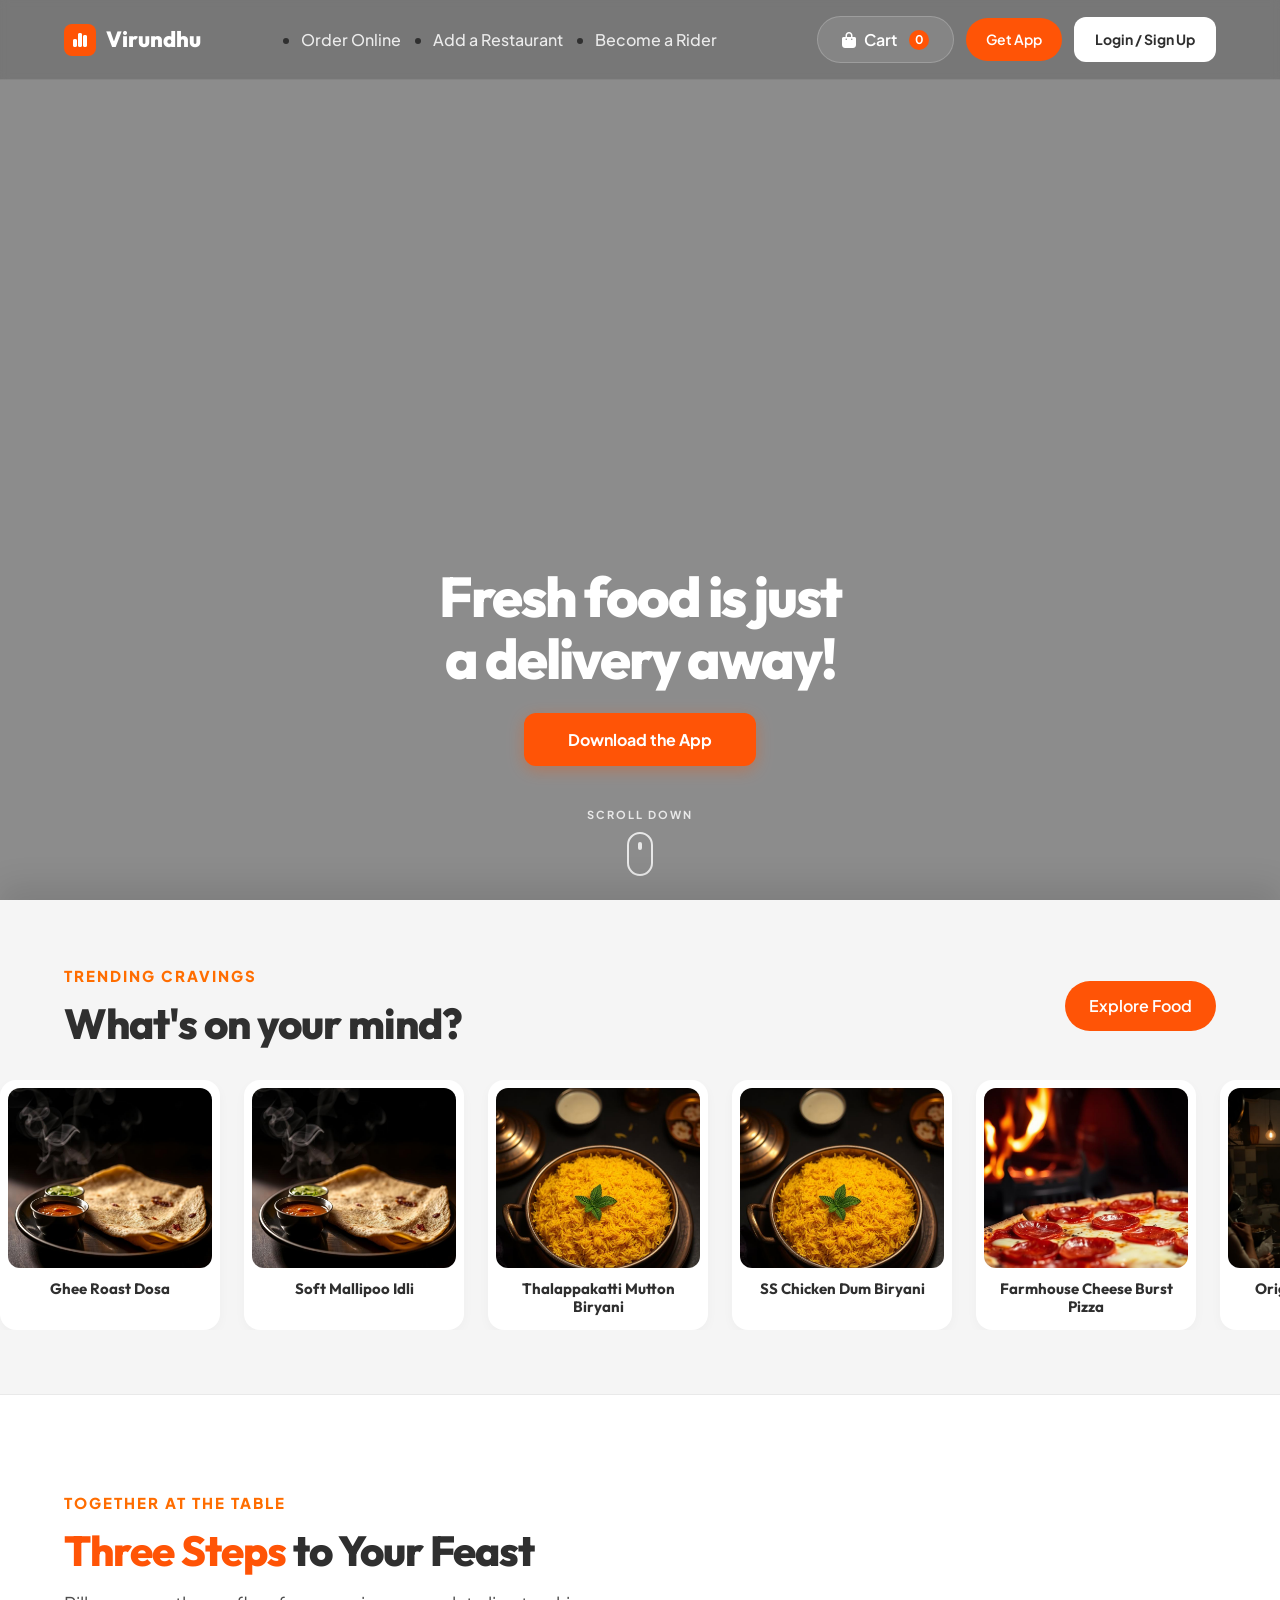
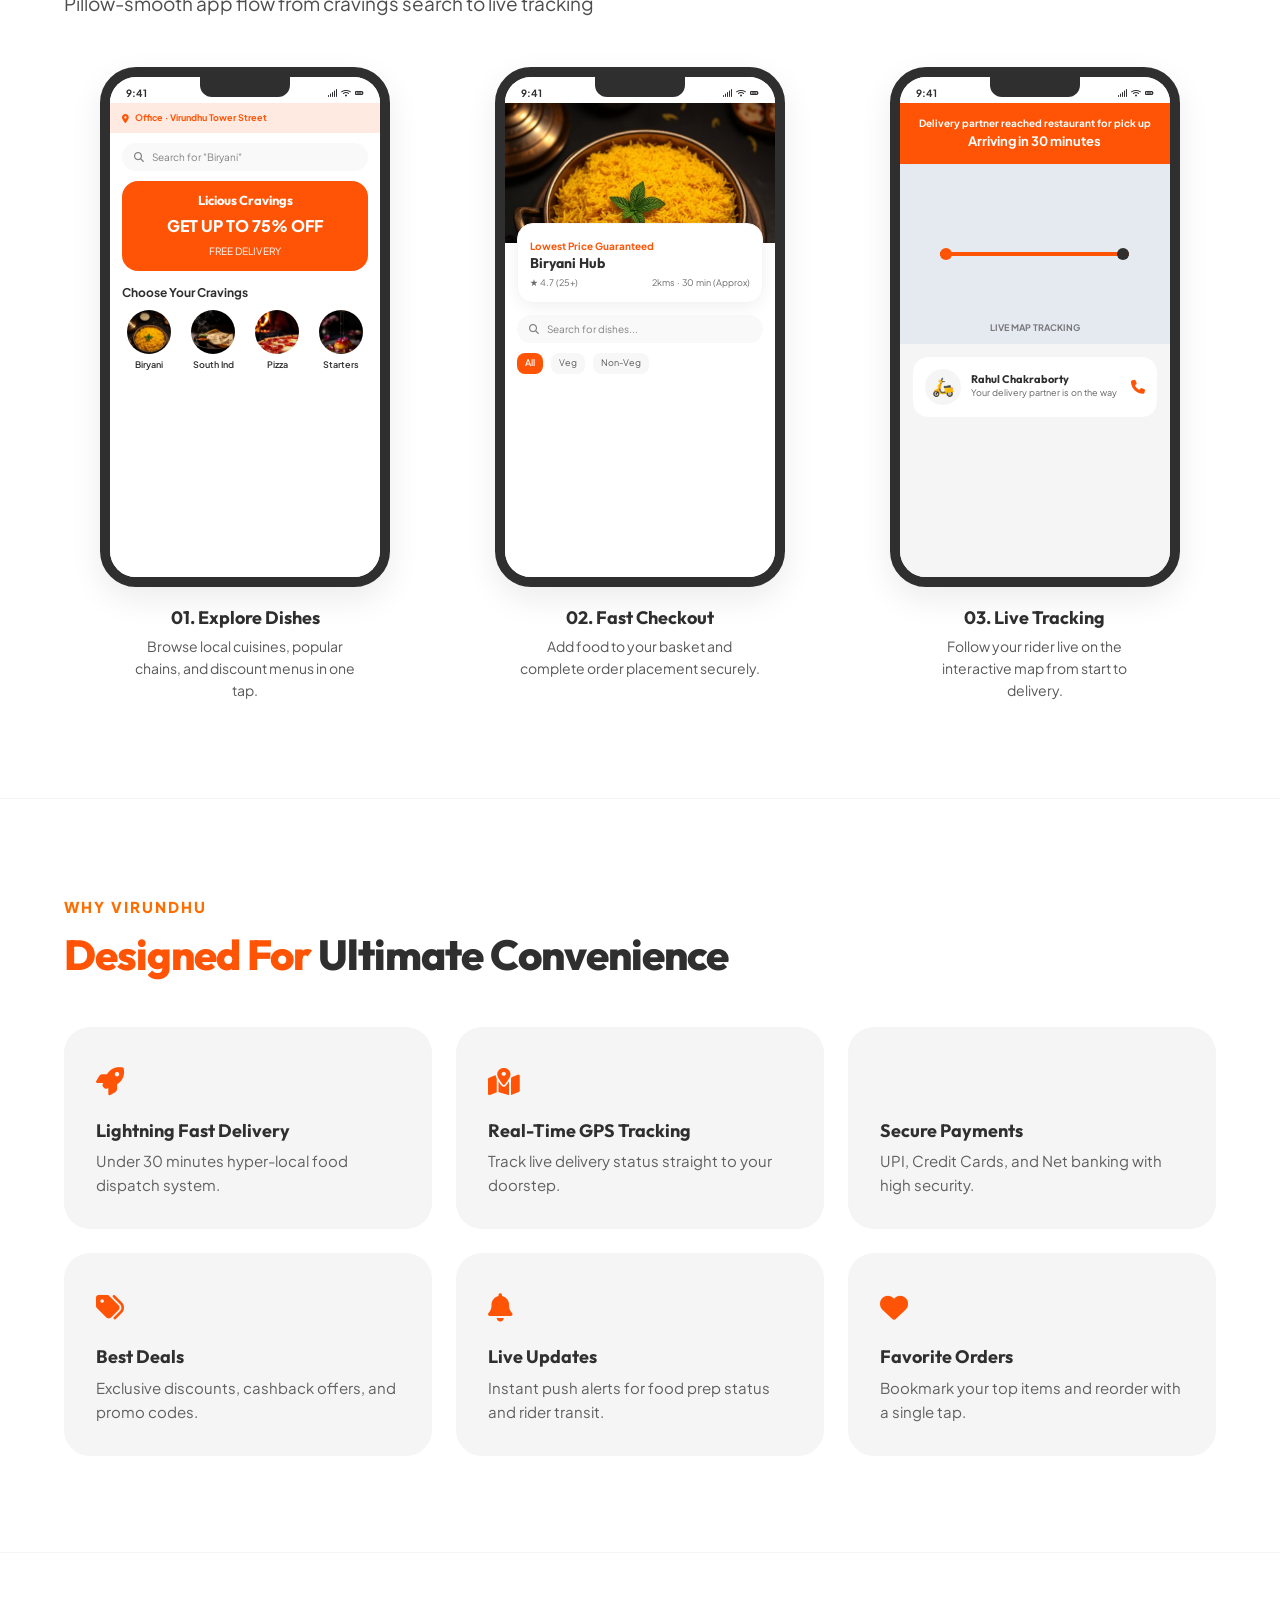
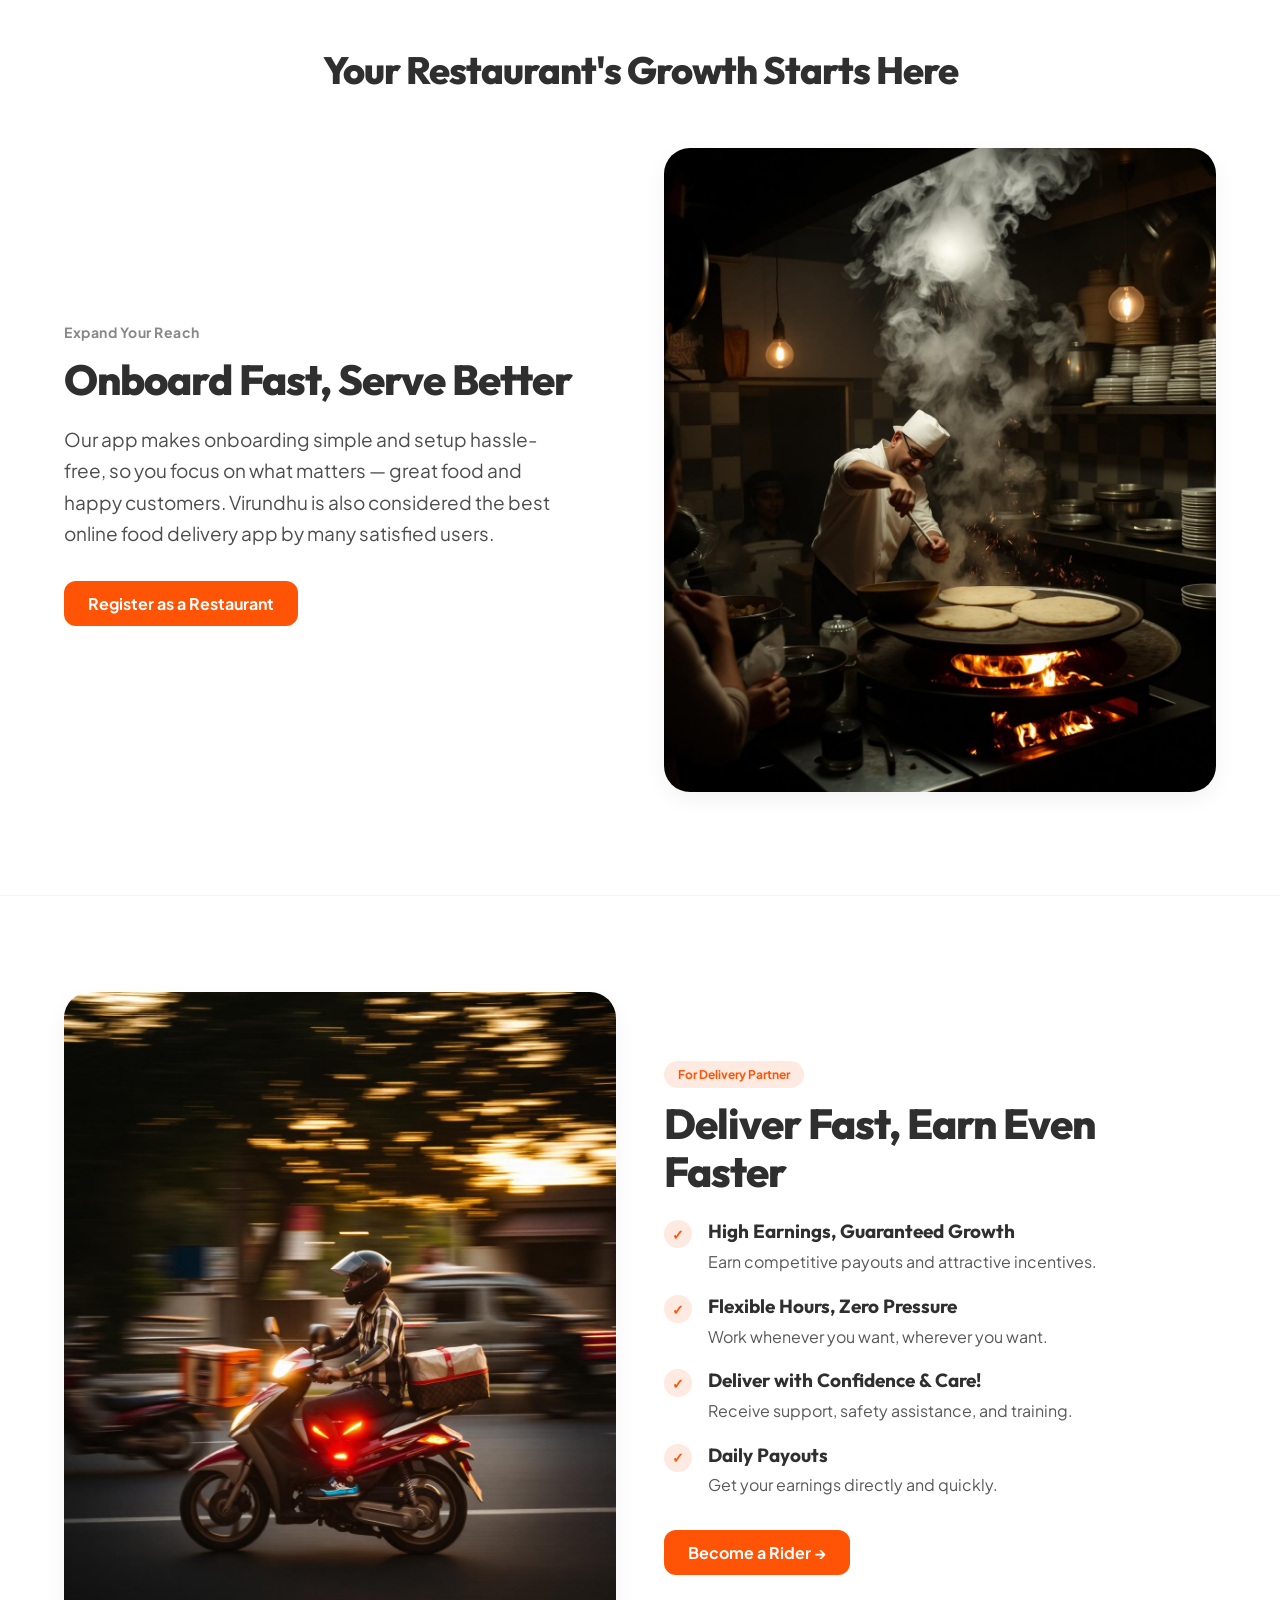
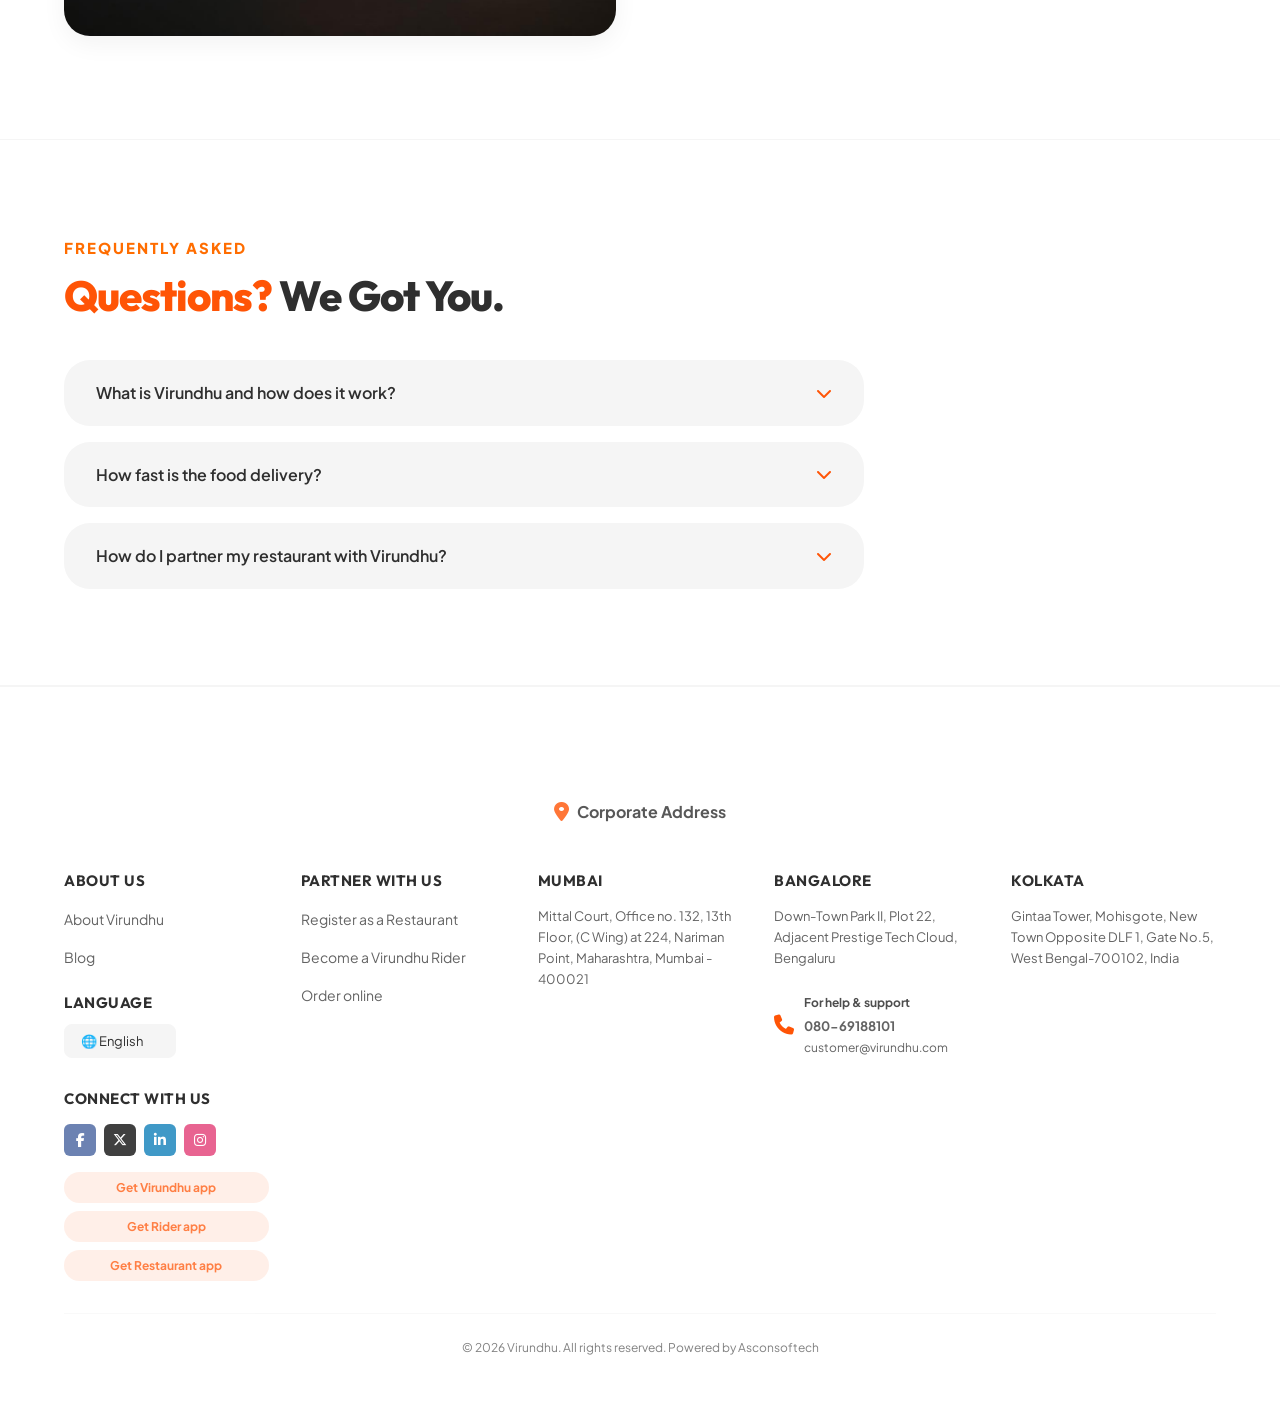
<file: index.html>
<!DOCTYPE html>
<html lang="en">
<head>
  <meta charset="UTF-8" />
  <meta name="viewport" content="width=device-width, initial-scale=1.0" />
  <title>Virundhu — One Click, Endless Flavors</title>
  <meta name="description" content="Discover top restaurants and get crispy dosas, spicy biryanis, cheesy pizzas, and desserts delivered fast with Virundhu." />

  <!-- Google Fonts -->
  <link rel="preconnect" href="https://fonts.googleapis.com" />
  <link rel="preconnect" href="https://fonts.gstatic.com" crossorigin />
  <link href="https://fonts.googleapis.com/css2?family=Nunito+Sans:wght@400;500;600;700;800&family=Outfit:wght@500;600;700;800&family=Plus+Jakarta+Sans:wght@400;500;600;700;800&display=swap" rel="stylesheet" />

  <!-- Font Awesome -->
  <link rel="stylesheet" href="https://cdnjs.cloudflare.com/ajax/libs/font-awesome/6.5.1/css/all.min.css" />

  <!-- Styles -->
  <link rel="stylesheet" href="styles.css" />

  <!-- Clerk Authentication Browser SDK -->
  <script async crossorigin="anonymous" data-clerk-publishable-key="pk_test_YXBwYXJlbnQtam9leS04NS5jbGVyay5hY2NvdW50cy5kZXYk" src="https://apparent-joey-85.clerk.accounts.dev/npm/@clerk/clerk-js@4/dist/clerk.browser.js" type="text/javascript"></script>
</head>
<body>

  <!-- ================= HEADER / NAVIGATION (Gintaa Nav Items) ================= -->
  <header class="header transparent-nav" id="top">
    <div class="container header__container">
      <a href="index.html" class="logo">
        <span class="logo__badge"><i class="fa-solid fa-chart-simple"></i></span>
        <span class="logo__text">Virundhu</span>
      </a>

      <nav class="nav" id="nav-menu">
        <ul class="nav__list">
          <li><a href="explore.html" class="nav__link">Order Online</a></li>
          <li><a href="#partners" class="nav__link">Add a Restaurant</a></li>
          <li><a href="#riders" class="nav__link">Become a Rider</a></li>
        </ul>
      </nav>

      <div class="header__actions">
        <button class="btn btn--cart" id="cart-toggle-btn">
          <i class="fa-solid fa-bag-shopping"></i>
          <span>Cart</span>
          <span class="cart-badge" id="cart-count">0</span>
        </button>
        <a href="#how-it-works" class="btn btn--header-action" style="padding: 10px 20px; font-size: 14px;">
          Get App
        </a>
        <a href="#" id="login-trigger-btn" class="btn btn--cart" style="padding: 10px 20px; font-size: 14px; border-radius: 12px; font-weight: 700;">
          Login / Sign Up
        </a>
        <button class="nav-toggle" id="nav-toggle">
          <i class="fa-solid fa-bars"></i>
        </button>
      </div>
    </div>
  </header>

  <!-- ================= GINTAA-STYLE FULL BLEED HERO SECTION ================= -->
  <section class="hero-full-bleed">
    <video src="assets/hero.mp4" autoplay loop muted playsinline class="hero-video-bg"></video>
    <div class="hero-overlay"></div>
    
    <!-- Centered Content matching Gintaa Layout -->
    <div class="hero-center-content">
      <h1 class="hero-gintaa-title">Fresh food is just<br>a delivery away!</h1>
      <button class="btn btn--download-app" onclick="window.location.hash='#how-it-works'">Download the App</button>
      
      <!-- Mouse Scroll Indicator -->
      <div class="scroll-down-indicator">
        <span class="scroll-text">SCROLL DOWN</span>
        <div class="mouse-icon">
          <span class="mouse-wheel"></span>
        </div>
      </div>
    </div>
  </section>

  <!-- ================= MAIN CONTENT WRAPPER (Scrolls over Hero Video) ================= -->
  <div class="main-content">

    <!-- ================= HORIZONTAL SCROLLING MARQUEE (Image 5) ================= -->
    <section class="marquee-section">
      <div class="container">
        <div class="marquee-header">
          <div>
            <span class="section__subtitle">Trending Cravings</span>
            <h2 class="section__title">What's on your mind?</h2>
          </div>
          <a href="explore.html" class="btn btn--header-action">Explore Food</a>
        </div>
      </div>

      <!-- Infinite Auto-Scrolling Marquee Track (Mouse hover pauses it) -->
      <div class="marquee-container" id="marquee-container">
        <div class="marquee-track" id="marquee-track-1">
          <!-- 25 distinct food items duplicated for infinite scroll seamlessness -->
        </div>
      </div>
    </section>

    <!-- ================= HOW IT WORKS (Gintaa-inspired Interactive Mobile Mockups) ================= -->
    <section class="how-it-works section" id="how-it-works">
      <div class="container">
        <div class="section__header">
          <div>
            <span class="section__subtitle">Together at the table</span>
            <h2 class="section__title"><span class="accent-orange">Three Steps</span> to Your Feast</h2>
            <p class="section__desc">Pillow-smooth app flow from cravings search to live tracking</p>
          </div>
        </div>

        <div class="steps__grid">
          <!-- Step 1 Mobile Mockup -->
          <div class="step-phone-card">
            <div class="phone-frame">
              <div class="phone-notch"></div>
              <div class="phone-status-bar">
                <span class="phone-time">9:41</span>
                <div class="phone-icons">
                  <i class="fa-solid fa-signal"></i>
                  <i class="fa-solid fa-wifi"></i>
                  <i class="fa-solid fa-battery-full"></i>
                </div>
              </div>
              <div class="phone-screen-content screen-explore">
                <div class="phone-loc-bar">
                  <i class="fa-solid fa-location-dot"></i>
                  <span>Office · Virundhu Tower Street</span>
                </div>
                <div class="phone-search-mock">
                  <i class="fa-solid fa-magnifying-glass"></i>
                  <span>Search for "Biryani"</span>
                </div>
                <div class="phone-promo-card">
                  <h4>Licious Cravings</h4>
                  <span>GET UP TO 75% OFF</span>
                  <small>FREE DELIVERY</small>
                </div>
                <div style="font-weight: 700; padding: 0 12px; margin-bottom: 8px;">Choose Your Cravings</div>
                <div class="phone-categories-grid">
                  <div class="phone-cat-item">
                    <div class="phone-cat-circle"><img src="assets/dish-biryani.jpg" /></div>
                    <span>Biryani</span>
                  </div>
                  <div class="phone-cat-item">
                    <div class="phone-cat-circle"><img src="assets/dish-dosa.jpg" /></div>
                    <span>South Ind</span>
                  </div>
                  <div class="phone-cat-item">
                    <div class="phone-cat-circle"><img src="assets/dish-pizza.jpg" /></div>
                    <span>Pizza</span>
                  </div>
                  <div class="phone-cat-item">
                    <div class="phone-cat-circle"><img src="assets/dish-dessert.jpg" /></div>
                    <span>Starters</span>
                  </div>
                </div>
              </div>
            </div>
            <div class="step-card-text">
              <h3>01. Explore Dishes</h3>
              <p>Browse local cuisines, popular chains, and discount menus in one tap.</p>
            </div>
          </div>

          <!-- Step 2 Mobile Mockup -->
          <div class="step-phone-card">
            <div class="phone-frame">
              <div class="phone-notch"></div>
              <div class="phone-status-bar">
                <span class="phone-time">9:41</span>
                <div class="phone-icons">
                  <i class="fa-solid fa-signal"></i>
                  <i class="fa-solid fa-wifi"></i>
                  <i class="fa-solid fa-battery-full"></i>
                </div>
              </div>
              <div class="phone-screen-content screen-order">
                <div class="phone-restaurant-banner">
                  <img src="assets/dish-biryani.jpg" />
                </div>
                <div class="phone-restaurant-card">
                  <small style="color: var(--color-ember-orange); font-weight: 700;">Lowest Price Guaranteed</small>
                  <h4>Biryani Hub</h4>
                  <div class="phone-restaurant-meta">
                    <span>★ 4.7 (25+)</span>
                    <span>2kms · 30 min (Approx)</span>
                  </div>
                </div>
                <div class="phone-search-mock" style="margin-top: 0;">
                  <i class="fa-solid fa-magnifying-glass"></i>
                  <span>Search for dishes...</span>
                </div>
                <div style="display: flex; gap: 8px; padding: 0 12px; margin-bottom: 8px;">
                  <span style="background-color: var(--color-ember-orange); color: white; padding: 3px 8px; border-radius: 8px; font-size: 9px; font-weight: 600;">All</span>
                  <span style="background-color: var(--color-fog); padding: 3px 8px; border-radius: 8px; font-size: 9px; opacity: 0.8;">Veg</span>
                  <span style="background-color: var(--color-fog); padding: 3px 8px; border-radius: 8px; font-size: 9px; opacity: 0.8;">Non-Veg</span>
                </div>
              </div>
            </div>
            <div class="step-card-text">
              <h3>02. Fast Checkout</h3>
              <p>Add food to your basket and complete order placement securely.</p>
            </div>
          </div>

          <!-- Step 3 Mobile Mockup -->
          <div class="step-phone-card">
            <div class="phone-frame">
              <div class="phone-notch"></div>
              <div class="phone-status-bar">
                <span class="phone-time">9:41</span>
                <div class="phone-icons">
                  <i class="fa-solid fa-signal"></i>
                  <i class="fa-solid fa-wifi"></i>
                  <i class="fa-solid fa-battery-full"></i>
                </div>
              </div>
              <div class="phone-screen-content screen-track">
                <div class="phone-track-header">
                  <div>Delivery partner reached restaurant for pick up</div>
                  <strong style="font-size: 13px;">Arriving in 30 minutes</strong>
                </div>
                <div class="phone-map-mock">
                  <div class="map-route">
                    <div class="map-marker map-marker--start"></div>
                    <div class="map-marker map-marker--end"></div>
                  </div>
                  <span style="position: absolute; bottom: 8px; font-size: 9px; font-weight: 700; opacity: 0.6;">LIVE MAP TRACKING</span>
                </div>
                <div class="phone-rider-card">
                  <div class="rider-avatar">🛵</div>
                  <div class="rider-info">
                    <h5>Rahul Chakraborty</h5>
                    <p>Your delivery partner is on the way</p>
                  </div>
                  <i class="fa-solid fa-phone" style="margin-left: auto; color: var(--color-ember-orange); font-size: 14px;"></i>
                </div>
              </div>
            </div>
            <div class="step-card-text">
              <h3>03. Live Tracking</h3>
              <p>Follow your rider live on the interactive map from start to delivery.</p>
            </div>
          </div>
        </div>
      </div>
    </section>

    <!-- ================= WHY US ================= -->
    <section class="why-us section" id="why-virundhu">
      <div class="container">
        <div class="section__header">
          <div>
            <span class="section__subtitle">Why Virundhu</span>
            <h2 class="section__title"><span class="accent-orange">Designed For</span> Ultimate Convenience</h2>
          </div>
        </div>

        <div class="features__grid">
          <div class="feature-card">
            <div class="feature-card__icon"><i class="fa-solid fa-rocket"></i></div>
            <h3>Lightning Fast Delivery</h3>
            <p>Under 30 minutes hyper-local food dispatch system.</p>
          </div>
          <div class="feature-card">
            <div class="feature-card__icon"><i class="fa-solid fa-map-location-dot"></i></div>
            <h3>Real-Time GPS Tracking</h3>
            <p>Track live delivery status straight to your doorstep.</p>
          </div>
          <div class="feature-card">
            <div class="feature-card__icon"><i class="fa-solid fa-shield-check"></i></div>
            <h3>Secure Payments</h3>
            <p>UPI, Credit Cards, and Net banking with high security.</p>
          </div>
          <div class="feature-card">
            <div class="feature-card__icon"><i class="fa-solid fa-tags"></i></div>
            <h3>Best Deals</h3>
            <p>Exclusive discounts, cashback offers, and promo codes.</p>
          </div>
          <div class="feature-card">
            <div class="feature-card__icon"><i class="fa-solid fa-bell"></i></div>
            <h3>Live Updates</h3>
            <p>Instant push alerts for food prep status and rider transit.</p>
          </div>
          <div class="feature-card">
            <div class="feature-card__icon"><i class="fa-solid fa-heart"></i></div>
            <h3>Favorite Orders</h3>
            <p>Bookmark your top items and reorder with a single tap.</p>
          </div>
        </div>
      </div>
    </section>

    <!-- ================= PARTNER RESTAURANT ONBOARDING (Image 3) ================= -->
    <section class="partners section" id="partners">
      <div class="container">
        <div class="section__header text-center" style="margin-bottom: 56px; justify-content: center; width: 100%;">
          <h2 class="section__title" style="font-size: 38px;">Your Restaurant's Growth Starts Here</h2>
        </div>
        <div class="partners__container">
          <div class="partners__content">
            <span class="section__subtitle">Expand Your Reach</span>
            <h2 class="section__title" style="margin-top: 8px; margin-bottom: 20px;">Onboard Fast, Serve Better</h2>
            <p class="section__desc" style="max-width: 500px; margin-bottom: 24px;">
              Our app makes onboarding simple and setup hassle-free, so you focus on what matters — great food and happy customers. Virundhu is also considered the best online food delivery app by many satisfied users.
            </p>
            <div class="partner-btn-wrap">
              <button class="btn btn--header-action" id="open-partner-modal" style="border-radius: 12px; font-weight: 700;">
                Register as a Restaurant
              </button>
            </div>
          </div>
          <div class="partners__image-wrapper">
            <img src="assets/restaurant.jpg" alt="Partner Kitchen Chef Cooking" />
          </div>
        </div>
      </div>
    </section>

    <!-- ================= RIDER FLEET ONBOARDING (Image 4) ================= -->
    <section class="riders section" id="riders">
      <div class="container riders__container">
        <div class="riders__image-wrapper">
          <img src="assets/rider.jpg" alt="Rider Partner Delivery Motorbike" />
        </div>
        <div class="riders__content">
          <span class="partner-badge-red">For Delivery Partner</span>
          <h2 class="section__title" style="margin-bottom: 20px;">Deliver Fast, Earn Even Faster</h2>
          
          <ul class="benefit-list">
            <li>
              <div class="red-check-circle">✓</div>
              <div>
                <h3>High Earnings, Guaranteed Growth</h3>
                <p>Earn competitive payouts and attractive incentives.</p>
              </div>
            </li>
            <li>
              <div class="red-check-circle">✓</div>
              <div>
                <h3>Flexible Hours, Zero Pressure</h3>
                <p>Work whenever you want, wherever you want.</p>
              </div>
            </li>
            <li>
              <div class="red-check-circle">✓</div>
              <div>
                <h3>Deliver with Confidence & Care!</h3>
                <p>Receive support, safety assistance, and training.</p>
              </div>
            </li>
            <li>
              <div class="red-check-circle">✓</div>
              <div>
                <h3>Daily Payouts</h3>
                <p>Get your earnings directly and quickly.</p>
              </div>
            </li>
          </ul>
          
          <button class="btn btn--header-action" id="open-rider-modal" style="border-radius: 12px; font-weight: 700;">
            Become a Rider →
          </button>
        </div>
      </div>
    </section>

    <!-- ================= FAQ SECTION ================= -->
    <section class="faq section" id="faq">
      <div class="container">
        <div class="section__header">
          <div>
            <span class="section__subtitle">Frequently Asked</span>
            <h2 class="section__title"><span class="accent-orange">Questions?</span> We Got You.</h2>
          </div>
        </div>

        <div class="faq__wrapper">
          <div class="faq-item">
            <div class="faq-question">
              <span>What is Virundhu and how does it work?</span>
              <i class="fa-solid fa-chevron-down"></i>
            </div>
            <div class="faq-answer">
              <p>Virundhu is a premium food delivery platform. Browse restaurants, add dishes to your basket, checkout, and track your rider live!</p>
            </div>
          </div>

          <div class="faq-item">
            <div class="faq-question">
              <span>How fast is the food delivery?</span>
              <i class="fa-solid fa-chevron-down"></i>
            </div>
            <div class="faq-answer">
              <p>We target under 30 minutes for delivery, depending on the restaurant distance and traffic conditions.</p>
            </div>
          </div>

          <div class="faq-item">
            <div class="faq-question">
              <span>How do I partner my restaurant with Virundhu?</span>
              <i class="fa-solid fa-chevron-down"></i>
            </div>
            <div class="faq-answer">
              <p>Simply register via the "Register Restaurant" form. Our onboarding team will get back to you with terms and device setup within 24 hours.</p>
            </div>
          </div>
        </div>
      </div>
    </section>

    <!-- ================= FOOTER ================= -->
    <footer class="footer" style="background-color: var(--color-paper-white); border-top: 1px solid var(--color-fog);">
      <div class="container" style="padding-top: 48px;">
        <!-- Corporate Address Header -->
        <div style="display: flex; flex-direction: column; align-items: center; gap: 8px; margin-bottom: 48px; text-align: center;">
          <div style="display: flex; align-items: center; gap: 8px; font-size: 16px; font-weight: 700; color: var(--color-graphite); opacity: 0.8;">
            <i class="fa-solid fa-location-dot" style="color: var(--color-ember-orange); font-size: 20px;"></i>
            <span>Corporate Address</span>
          </div>
        </div>

        <div class="footer__container" style="display: grid; grid-template-columns: repeat(auto-fit, minmax(180px, 1fr)); gap: 32px; border-bottom: none; padding-bottom: 32px;">
          <!-- Column 1: About Us & Language -->
          <div class="footer__col">
            <h4 style="font-size: 15px; color: var(--color-graphite); margin-bottom: 16px; font-weight: 700;">About Us</h4>
            <ul style="display: flex; flex-direction: column; gap: 12px; list-style: none;">
              <li><a href="#" style="font-size: 14px; opacity: 0.75;">About Virundhu</a></li>
              <li><a href="#" style="font-size: 14px; opacity: 0.75;">Blog</a></li>
            </ul>
            <div style="margin-top: 24px;">
              <h4 style="font-size: 15px; color: var(--color-graphite); margin-bottom: 12px; font-weight: 700;">Language</h4>
              <div style="position: relative; display: inline-block;">
                <select style="padding: 8px 32px 8px 16px; border: 1px solid var(--color-fog); border-radius: 8px; font-size: 13px; background-color: var(--color-fog); color: var(--color-graphite); cursor: pointer; appearance: none;">
                  <option>🌐 English</option>
                  <option>Tamil</option>
                  <option>Kannada</option>
                  <option>Hindi</option>
                </select>
              </div>
            </div>
          </div>

          <!-- Column 2: Partner with Us -->
          <div class="footer__col">
            <h4 style="font-size: 15px; color: var(--color-graphite); margin-bottom: 16px; font-weight: 700;">Partner with Us</h4>
            <ul style="display: flex; flex-direction: column; gap: 12px; list-style: none;">
              <li><a href="#partners" style="font-size: 14px; opacity: 0.75;">Register as a Restaurant</a></li>
              <li><a href="#riders" style="font-size: 14px; opacity: 0.75;">Become a Virundhu Rider</a></li>
              <li><a href="explore.html" style="font-size: 14px; opacity: 0.75;">Order online</a></li>
            </ul>
          </div>

          <!-- Column 3: Mumbai Address -->
          <div class="footer__col">
            <h4 style="font-size: 15px; color: var(--color-graphite); margin-bottom: 16px; font-weight: 700;">Mumbai</h4>
            <p style="font-size: 13px; opacity: 0.75; line-height: 1.6;">
              Mittal Court, Office no. 132, 13th Floor, (C Wing) at 224, Nariman Point, Maharashtra, Mumbai - 400021
            </p>
          </div>

          <!-- Column 4: Bangalore Address & Help -->
          <div class="footer__col">
            <h4 style="font-size: 15px; color: var(--color-graphite); margin-bottom: 16px; font-weight: 700;">Bangalore</h4>
            <p style="font-size: 13px; opacity: 0.75; line-height: 1.6; margin-bottom: 24px;">
              Down-Town Park II, Plot 22, Adjacent Prestige Tech Cloud, Bengaluru
            </p>
            <div style="display: flex; align-items: center; gap: 10px; margin-top: 16px;">
              <i class="fa-solid fa-phone" style="color: var(--color-ember-orange); font-size: 20px;"></i>
              <div>
                <strong style="display: block; font-size: 12px; opacity: 0.85;">For help & support</strong>
                <a href="tel:080-69188101" style="font-size: 13px; font-weight: 700;">080-69188101</a>
                <a href="mailto:customer@virundhu.com" style="display: block; font-size: 12px; opacity: 0.75;">customer@virundhu.com</a>
              </div>
            </div>
          </div>

          <!-- Column 5: Kolkata Address -->
          <div class="footer__col">
            <h4 style="font-size: 15px; color: var(--color-graphite); margin-bottom: 16px; font-weight: 700;">Kolkata</h4>
            <p style="font-size: 13px; opacity: 0.75; line-height: 1.6;">
              Gintaa Tower, Mohisgote, New Town Opposite DLF 1, Gate No.5, West Bengal-700102, India
            </p>
          </div>

          <!-- Column 6: Connect with Us -->
          <div class="footer__col">
            <h4 style="font-size: 15px; color: var(--color-graphite); margin-bottom: 16px; font-weight: 700;">Connect with Us</h4>
            <div style="display: flex; gap: 8px; margin-bottom: 16px;">
              <a href="#" style="width: 32px; height: 32px; background-color: #3b5998; color: white; border-radius: 6px; display: flex; align-items: center; justify-content: center; font-size: 14px;"><i class="fa-brands fa-facebook-f"></i></a>
              <a href="#" style="width: 32px; height: 32px; background-color: #000000; color: white; border-radius: 6px; display: flex; align-items: center; justify-content: center; font-size: 14px;"><i class="fa-brands fa-x-twitter"></i></a>
              <a href="#" style="width: 32px; height: 32px; background-color: #0077b5; color: white; border-radius: 6px; display: flex; align-items: center; justify-content: center; font-size: 14px;"><i class="fa-brands fa-linkedin-in"></i></a>
              <a href="#" style="width: 32px; height: 32px; background-color: #e1306c; color: white; border-radius: 6px; display: flex; align-items: center; justify-content: center; font-size: 14px;"><i class="fa-brands fa-instagram"></i></a>
            </div>
            <div style="display: flex; flex-direction: column; gap: 8px;">
              <a href="#how-it-works" class="btn" style="background-color: #ffeae1; color: var(--color-ember-orange); font-size: 12px; padding: 6px 12px; font-weight: 700; border-radius: var(--radius-pill); justify-content: center;">Get Virundhu app</a>
              <a href="#riders" class="btn" style="background-color: #ffeae1; color: var(--color-ember-orange); font-size: 12px; padding: 6px 12px; font-weight: 700; border-radius: var(--radius-pill); justify-content: center;">Get Rider app</a>
              <a href="#partners" class="btn" style="background-color: #ffeae1; color: var(--color-ember-orange); font-size: 12px; padding: 6px 12px; font-weight: 700; border-radius: var(--radius-pill); justify-content: center;">Get Restaurant app</a>
            </div>
          </div>
        </div>

        <div style="border-top: 1px solid var(--color-fog); padding-top: 24px; padding-bottom: 24px; font-size: 12px; opacity: 0.6; display: flex; justify-content: center; align-items: center;">
          <p>© 2026 Virundhu. All rights reserved. Powered by Asconsoftech</p>
        </div>
      </div>
    </footer>

  </div> <!-- ================= END MAIN CONTENT WRAP - OVERLAP VIDEO ================= -->

  <!-- ================= CART DRAWER ================= -->
  <div class="cart-drawer" id="cart-drawer">
    <div class="cart-drawer__header">
      <h3><i class="fa-solid fa-bag-shopping"></i> Your Food Basket</h3>
      <button class="close-btn" id="close-cart-btn">&times;</button>
    </div>
    <div class="cart-drawer__body" id="cart-items-container">
      <div class="empty-cart-msg">
        <i class="fa-solid fa-utensils"></i>
        <p>Your basket is empty!</p>
      </div>
    </div>
    <div class="cart-drawer__footer">
      <div class="cart-summary-line">
        <span>Subtotal</span>
        <span id="cart-subtotal">₹0</span>
      </div>
      <div class="cart-summary-line">
        <span>Delivery Fee</span>
        <span id="cart-delivery">₹35</span>
      </div>
      <div class="cart-summary-line total-line">
        <span>Total Payable</span>
        <span id="cart-total">₹35</span>
      </div>
      <button class="btn btn--header-action btn--block" id="checkout-btn">Proceed to Checkout</button>
    </div>
  </div>
  <div class="cart-overlay" id="cart-overlay"></div>

  <!-- ================= RIDER/PARTNER MODAL ================= -->
  <div class="modal" id="form-modal">
    <div class="modal__content modal__content--small">
      <button class="close-btn modal__close" id="close-form-btn">&times;</button>
      <h3 id="form-title" class="form-modal-title">Join Virundhu</h3>
      <form id="submission-form" onsubmit="handleFormSubmit(event)">
        <div class="form-group">
          <label>Full Name</label>
          <input type="text" required placeholder="Enter your name" />
        </div>
        <div class="form-group">
          <label>Phone Number</label>
          <input type="tel" required placeholder="+91 98765 43210" />
        </div>
        <div class="form-group">
          <label>City</label>
          <input type="text" required placeholder="e.g. Chennai, Bangalore" />
        </div>
        <button type="submit" class="btn btn--header-action btn--block">Submit Application</button>
      </form>
    </div>
  </div>

  <!-- ================= SIGN IN / SIGN UP MODAL ================= -->
  <div class="modal" id="login-modal">
    <div class="modal__content modal__content--small">
      <button class="close-btn modal__close" id="close-login-btn">&times;</button>
      <h3 class="form-modal-title" style="text-align: center; margin-bottom: 8px;">Welcome Back</h3>
      <p style="font-size: 13px; text-align: center; opacity: 0.75; margin-bottom: 24px;">Login to order delicious food and track live riders.</p>
      <form id="login-form" onsubmit="handleLoginSubmit(event)">
        <div class="form-group">
          <label>Email Address</label>
          <input type="email" id="login-email" required placeholder="name@example.com" />
        </div>
        <div class="form-group">
          <label>Password</label>
          <input type="password" id="login-password" required placeholder="Enter password" />
        </div>
        <button type="submit" class="btn btn--header-action btn--block" style="margin-top: 12px; border-radius: 12px; font-weight: 700;">
          Log In
        </button>
      </form>
      <div style="text-align: center; margin-top: 24px; font-size: 12px; opacity: 0.6;">
        Secure Clerk integration is coming soon.
      </div>
    </div>
  </div>

  <div class="toast" id="toast"></div>

  <script src="app.js"></script>
</body>
</html>
</file>
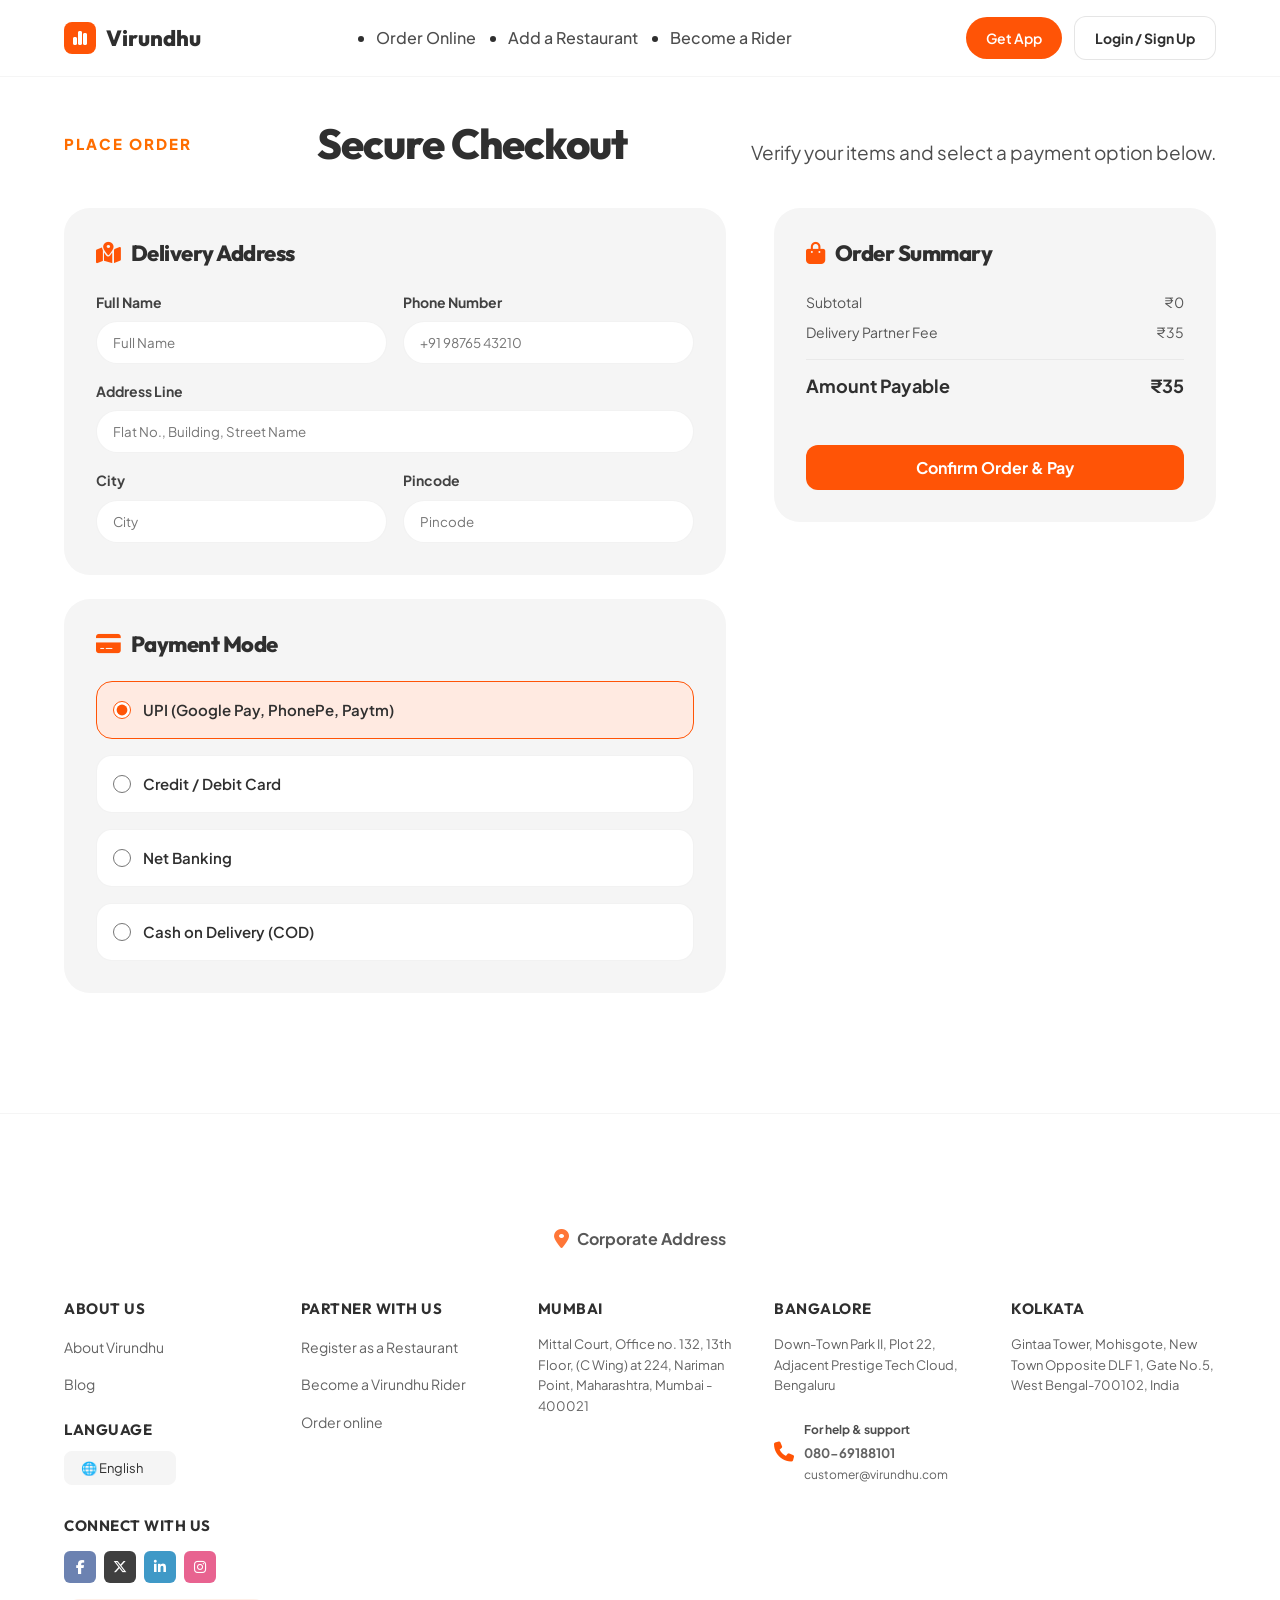
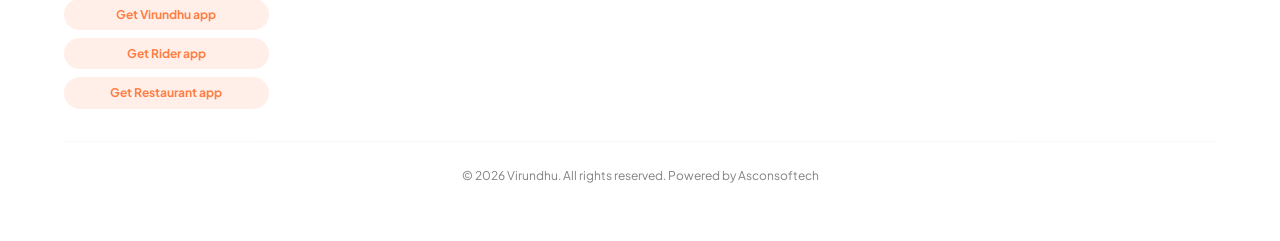
<file: checkout.html>
<!DOCTYPE html>
<html lang="en">
<head>
  <meta charset="UTF-8" />
  <meta name="viewport" content="width=device-width, initial-scale=1.0" />
  <title>Checkout & Payment — Virundhu</title>
  <meta name="description" content="Securely checkout and pay for your delicious food items." />

  <!-- Google Fonts -->
  <link rel="preconnect" href="https://fonts.googleapis.com" />
  <link rel="preconnect" href="https://fonts.gstatic.com" crossorigin />
  <link href="https://fonts.googleapis.com/css2?family=Nunito+Sans:wght@400;500;600;700;800&family=Outfit:wght@500;600;700;800&family=Plus+Jakarta+Sans:wght@400;500;600;700;800&display=swap" rel="stylesheet" />

  <!-- Font Awesome -->
  <link rel="stylesheet" href="https://cdnjs.cloudflare.com/ajax/libs/font-awesome/6.5.1/css/all.min.css" />

  <!-- Styles -->
  <link rel="stylesheet" href="styles.css" />

  <!-- Clerk Authentication Browser SDK -->
  <script async crossorigin="anonymous" data-clerk-publishable-key="pk_test_YXBwYXJlbnQtam9leS04NS5jbGVyay5hY2NvdW50cy5kZXYk" src="https://apparent-joey-85.clerk.accounts.dev/npm/@clerk/clerk-js@4/dist/clerk.browser.js" type="text/javascript"></script>
  <style>
    .checkout-grid {
      display: grid;
      grid-template-columns: 1.2fr 0.8fr;
      gap: 48px;
      margin-top: 40px;
    }
    .checkout-card {
      background-color: var(--color-fog);
      border-radius: var(--radius-pill);
      padding: 32px;
      margin-bottom: 24px;
      text-align: left;
    }
    .checkout-card h3 {
      font-size: 22px;
      margin-bottom: 24px;
      display: flex;
      align-items: center;
      gap: 10px;
      font-weight: 800;
      letter-spacing: -0.5px;
    }
    .payment-options {
      display: flex;
      flex-direction: column;
      gap: 16px;
    }
    .payment-option-label {
      background-color: var(--color-paper-white);
      border: 1px solid rgba(0,0,0,0.05);
      border-radius: 16px;
      padding: 16px;
      display: flex;
      align-items: center;
      gap: 12px;
      cursor: pointer;
      font-weight: 600;
      font-size: 15px;
      transition: border-color 0.2s ease, background-color 0.2s ease;
    }
    .payment-option-label input {
      width: 18px;
      height: 18px;
      accent-color: var(--color-ember-orange);
    }
    .payment-option-label:hover {
      background-color: var(--color-fog);
    }
    .payment-option-label.selected {
      border-color: var(--color-ember-orange);
      background-color: #ffeae1;
    }
    .checkout-item-row {
      display: flex;
      justify-content: space-between;
      align-items: center;
      padding: 12px 0;
      border-bottom: 1px solid rgba(0,0,0,0.05);
      font-size: 14px;
    }
    .checkout-item-row strong {
      font-weight: 700;
    }
    @media (max-width: 992px) {
      .checkout-grid {
        grid-template-columns: 1fr;
      }
    }
  </style>
</head>
<body>

  <!-- ================= HEADER / NAVIGATION ================= -->
  <header class="header" id="top">
    <div class="container header__container">
      <a href="index.html" class="logo">
        <span class="logo__badge"><i class="fa-solid fa-chart-simple"></i></span>
        <span class="logo__text">Virundhu</span>
      </a>

      <nav class="nav" id="nav-menu">
        <ul class="nav__list">
          <li><a href="explore.html" class="nav__link">Order Online</a></li>
          <li><a href="index.html#partners" class="nav__link">Add a Restaurant</a></li>
          <li><a href="index.html#riders" class="nav__link">Become a Rider</a></li>
        </ul>
      </nav>

      <div class="header__actions">
        <button class="btn btn--cart" id="cart-toggle-btn" style="display: none;">
          <i class="fa-solid fa-bag-shopping"></i>
          <span>Cart</span>
          <span class="cart-badge" id="cart-count">0</span>
        </button>
        <a href="index.html#how-it-works" class="btn btn--header-action" style="padding: 10px 20px; font-size: 14px;">
          Get App
        </a>
        <a href="#" id="login-trigger-btn" class="btn btn--cart" style="padding: 10px 20px; font-size: 14px; border-radius: 12px; font-weight: 700;">
          Login / Sign Up
        </a>
        <button class="nav-toggle" id="nav-toggle">
          <i class="fa-solid fa-bars"></i>
        </button>
      </div>
    </div>
  </header>

  <!-- ================= CHECKOUT CONTENT ================= -->
  <main class="explore-container container" style="padding-top: 120px; padding-bottom: 96px;">
    <div class="section__header text-center" style="margin-bottom: 32px;">
      <span class="section__subtitle">Place Order</span>
      <h1 class="section__title">Secure Checkout</h1>
      <p class="section__desc">Verify your items and select a payment option below.</p>
    </div>

    <div class="checkout-grid">
      <!-- Left Column: Delivery & Payment Details -->
      <div class="checkout-left">
        <!-- Delivery Card -->
        <div class="checkout-card">
          <h3><i class="fa-solid fa-map-location-dot" style="color: var(--color-ember-orange);"></i> Delivery Address</h3>
          <form id="delivery-address-form" style="display: flex; flex-direction: column; gap: 16px;">
            <div style="display: grid; grid-template-columns: 1fr 1fr; gap: 16px;">
              <div>
                <label style="font-size: 14px; font-weight: 700; display: block; margin-bottom: 8px; opacity: 0.9;">Full Name</label>
                <input type="text" id="checkout-fullname" required placeholder="Full Name" style="width: 100%; padding: 12px 16px; border-radius: var(--radius-pill); border: 1px solid rgba(0,0,0,0.05); background-color: var(--color-paper-white);" />
              </div>
              <div>
                <label style="font-size: 14px; font-weight: 700; display: block; margin-bottom: 8px; opacity: 0.9;">Phone Number</label>
                <input type="tel" id="checkout-phone" required placeholder="+91 98765 43210" style="width: 100%; padding: 12px 16px; border-radius: var(--radius-pill); border: 1px solid rgba(0,0,0,0.05); background-color: var(--color-paper-white);" />
              </div>
            </div>
            <div>
              <label style="font-size: 14px; font-weight: 700; display: block; margin-bottom: 8px; opacity: 0.9;">Address Line</label>
              <input type="text" id="checkout-address" required placeholder="Flat No., Building, Street Name" style="width: 100%; padding: 12px 16px; border-radius: var(--radius-pill); border: 1px solid rgba(0,0,0,0.05); background-color: var(--color-paper-white);" />
            </div>
            <div style="display: grid; grid-template-columns: 1fr 1fr; gap: 16px;">
              <div>
                <label style="font-size: 14px; font-weight: 700; display: block; margin-bottom: 8px; opacity: 0.9;">City</label>
                <input type="text" id="checkout-city" required placeholder="City" style="width: 100%; padding: 12px 16px; border-radius: var(--radius-pill); border: 1px solid rgba(0,0,0,0.05); background-color: var(--color-paper-white);" />
              </div>
              <div>
                <label style="font-size: 14px; font-weight: 700; display: block; margin-bottom: 8px; opacity: 0.9;">Pincode</label>
                <input type="text" id="checkout-pincode" required placeholder="Pincode" style="width: 100%; padding: 12px 16px; border-radius: var(--radius-pill); border: 1px solid rgba(0,0,0,0.05); background-color: var(--color-paper-white);" />
              </div>
            </div>
          </form>
        </div>

        <!-- Payment Card -->
        <div class="checkout-card">
          <h3><i class="fa-solid fa-credit-card" style="color: var(--color-ember-orange);"></i> Payment Mode</h3>
          <div class="payment-options">
            <label class="payment-option-label selected">
              <input type="radio" name="payment_mode" value="upi" checked onclick="togglePaymentSelect(this)" />
              <span>UPI (Google Pay, PhonePe, Paytm)</span>
            </label>
            <label class="payment-option-label">
              <input type="radio" name="payment_mode" value="card" onclick="togglePaymentSelect(this)" />
              <span>Credit / Debit Card</span>
            </label>
            <label class="payment-option-label">
              <input type="radio" name="payment_mode" value="netbanking" onclick="togglePaymentSelect(this)" />
              <span>Net Banking</span>
            </label>
            <label class="payment-option-label">
              <input type="radio" name="payment_mode" value="cod" onclick="togglePaymentSelect(this)" />
              <span>Cash on Delivery (COD)</span>
            </label>
          </div>
        </div>
      </div>

      <!-- Right Column: Order Summary details -->
      <div class="checkout-right">
        <div class="checkout-card" style="background-color: var(--color-fog);">
          <h3><i class="fa-solid fa-bag-shopping" style="color: var(--color-ember-orange);"></i> Order Summary</h3>
          <div id="checkout-items-list" style="margin-bottom: 20px;">
            <!-- Cart items filled dynamically -->
          </div>
          <div class="cart-summary-line" style="display: flex; justify-content: space-between; font-size: 14px; margin-bottom: 8px;">
            <span>Subtotal</span>
            <span id="checkout-subtotal">₹0</span>
          </div>
          <div class="cart-summary-line" style="display: flex; justify-content: space-between; font-size: 14px; margin-bottom: 8px;">
            <span>Delivery Partner Fee</span>
            <span id="checkout-delivery">₹35</span>
          </div>
          <div class="cart-summary-line total-line" style="display: flex; justify-content: space-between; font-size: 18px; font-weight: 700; margin-top: 16px; border-top: 1px solid rgba(0,0,0,0.05); padding-top: 12px;">
            <span>Amount Payable</span>
            <span id="checkout-total">₹35</span>
          </div>
          <button class="btn btn--header-action btn--block" id="pay-confirm-btn" style="margin-top: 24px; border-radius: 12px; font-weight: 700;" onclick="handlePaymentConfirm()">
            Confirm Order & Pay
          </button>
        </div>
      </div>
    </div>
  </main>

  <!-- ================= FOOTER ================= -->
  <footer class="footer" style="background-color: var(--color-paper-white); border-top: 1px solid var(--color-fog);">
    <div class="container" style="padding-top: 48px;">
      <!-- Corporate Address Header -->
      <div style="display: flex; flex-direction: column; align-items: center; gap: 8px; margin-bottom: 48px; text-align: center;">
        <div style="display: flex; align-items: center; gap: 8px; font-size: 16px; font-weight: 700; color: var(--color-graphite); opacity: 0.8;">
          <i class="fa-solid fa-location-dot" style="color: var(--color-ember-orange); font-size: 20px;"></i>
          <span>Corporate Address</span>
        </div>
      </div>

      <div class="footer__container" style="display: grid; grid-template-columns: repeat(auto-fit, minmax(180px, 1fr)); gap: 32px; border-bottom: none; padding-bottom: 32px;">
        <!-- Column 1: About Us & Language -->
        <div class="footer__col">
          <h4 style="font-size: 15px; color: var(--color-graphite); margin-bottom: 16px; font-weight: 700;">About Us</h4>
          <ul style="display: flex; flex-direction: column; gap: 12px; list-style: none;">
            <li><a href="#" style="font-size: 14px; opacity: 0.75;">About Virundhu</a></li>
            <li><a href="#" style="font-size: 14px; opacity: 0.75;">Blog</a></li>
          </ul>
          <div style="margin-top: 24px;">
            <h4 style="font-size: 15px; color: var(--color-graphite); margin-bottom: 12px; font-weight: 700;">Language</h4>
            <div style="position: relative; display: inline-block;">
              <select style="padding: 8px 32px 8px 16px; border: 1px solid var(--color-fog); border-radius: 8px; font-size: 13px; background-color: var(--color-fog); color: var(--color-graphite); cursor: pointer; appearance: none;">
                <option>🌐 English</option>
                <option>Tamil</option>
                <option>Kannada</option>
                <option>Hindi</option>
              </select>
            </div>
          </div>
        </div>

        <!-- Column 2: Partner with Us -->
        <div class="footer__col">
          <h4 style="font-size: 15px; color: var(--color-graphite); margin-bottom: 16px; font-weight: 700;">Partner with Us</h4>
          <ul style="display: flex; flex-direction: column; gap: 12px; list-style: none;">
            <li><a href="index.html#partners" style="font-size: 14px; opacity: 0.75;">Register as a Restaurant</a></li>
            <li><a href="index.html#riders" style="font-size: 14px; opacity: 0.75;">Become a Virundhu Rider</a></li>
            <li><a href="explore.html" style="font-size: 14px; opacity: 0.75;">Order online</a></li>
          </ul>
        </div>

        <!-- Column 3: Mumbai Address -->
        <div class="footer__col">
          <h4 style="font-size: 15px; color: var(--color-graphite); margin-bottom: 16px; font-weight: 700;">Mumbai</h4>
          <p style="font-size: 13px; opacity: 0.75; line-height: 1.6;">
            Mittal Court, Office no. 132, 13th Floor, (C Wing) at 224, Nariman Point, Maharashtra, Mumbai - 400021
          </p>
        </div>

        <!-- Column 4: Bangalore Address & Help -->
        <div class="footer__col">
          <h4 style="font-size: 15px; color: var(--color-graphite); margin-bottom: 16px; font-weight: 700;">Bangalore</h4>
          <p style="font-size: 13px; opacity: 0.75; line-height: 1.6; margin-bottom: 24px;">
            Down-Town Park II, Plot 22, Adjacent Prestige Tech Cloud, Bengaluru
          </p>
          <div style="display: flex; align-items: center; gap: 10px; margin-top: 16px;">
            <i class="fa-solid fa-phone" style="color: var(--color-ember-orange); font-size: 20px;"></i>
            <div>
              <strong style="display: block; font-size: 12px; opacity: 0.85;">For help & support</strong>
              <a href="tel:080-69188101" style="font-size: 13px; font-weight: 700;">080-69188101</a>
              <a href="mailto:customer@virundhu.com" style="display: block; font-size: 12px; opacity: 0.75;">customer@virundhu.com</a>
            </div>
          </div>
        </div>

        <!-- Column 5: Kolkata Address -->
        <div class="footer__col">
          <h4 style="font-size: 15px; color: var(--color-graphite); margin-bottom: 16px; font-weight: 700;">Kolkata</h4>
          <p style="font-size: 13px; opacity: 0.75; line-height: 1.6;">
            Gintaa Tower, Mohisgote, New Town Opposite DLF 1, Gate No.5, West Bengal-700102, India
          </p>
        </div>

        <!-- Column 6: Connect with Us -->
        <div class="footer__col">
          <h4 style="font-size: 15px; color: var(--color-graphite); margin-bottom: 16px; font-weight: 700;">Connect with Us</h4>
          <div style="display: flex; gap: 8px; margin-bottom: 16px;">
            <a href="#" style="width: 32px; height: 32px; background-color: #3b5998; color: white; border-radius: 6px; display: flex; align-items: center; justify-content: center; font-size: 14px;"><i class="fa-brands fa-facebook-f"></i></a>
            <a href="#" style="width: 32px; height: 32px; background-color: #000000; color: white; border-radius: 6px; display: flex; align-items: center; justify-content: center; font-size: 14px;"><i class="fa-brands fa-x-twitter"></i></a>
            <a href="#" style="width: 32px; height: 32px; background-color: #0077b5; color: white; border-radius: 6px; display: flex; align-items: center; justify-content: center; font-size: 14px;"><i class="fa-brands fa-linkedin-in"></i></a>
            <a href="#" style="width: 32px; height: 32px; background-color: #e1306c; color: white; border-radius: 6px; display: flex; align-items: center; justify-content: center; font-size: 14px;"><i class="fa-brands fa-instagram"></i></a>
          </div>
          <div style="display: flex; flex-direction: column; gap: 8px;">
            <a href="index.html#how-it-works" class="btn" style="background-color: #ffeae1; color: var(--color-ember-orange); font-size: 12px; padding: 6px 12px; font-weight: 700; border-radius: var(--radius-pill); justify-content: center;">Get Virundhu app</a>
            <a href="index.html#riders" class="btn" style="background-color: #ffeae1; color: var(--color-ember-orange); font-size: 12px; padding: 6px 12px; font-weight: 700; border-radius: var(--radius-pill); justify-content: center;">Get Rider app</a>
            <a href="index.html#partners" class="btn" style="background-color: #ffeae1; color: var(--color-ember-orange); font-size: 12px; padding: 6px 12px; font-weight: 700; border-radius: var(--radius-pill); justify-content: center;">Get Restaurant app</a>
          </div>
        </div>
      </div>

      <div style="border-top: 1px solid var(--color-fog); padding-top: 24px; padding-bottom: 24px; font-size: 12px; opacity: 0.6; display: flex; justify-content: center; align-items: center;">
        <p>© 2026 Virundhu. All rights reserved. Powered by Asconsoftech</p>
      </div>
    </div>
  </footer>

  <!-- ================= PAYMENT SUCCESS MODAL ================= -->
  <div class="modal" id="payment-success-modal">
    <div class="modal__content text-center" style="max-width: 480px; padding: 40px 32px;">
      <i class="fa-solid fa-circle-check" style="font-size: 64px; color: var(--color-ember-orange); margin-bottom: 20px;"></i>
      <h2 style="font-size: 26px; margin-bottom: 12px;">Order Placed!</h2>
      <p style="opacity: 0.8; font-size: 15px; margin-bottom: 24px;">Your order has been successfully placed. Prepare your appetite!</p>
      
      <!-- Live tracking trace mock -->
      <div class="booking-card" style="background-color: var(--color-fog); padding: 16px; margin-bottom: 24px; border-radius: 20px;">
        <div style="font-weight: 700; font-size: 13px; text-transform: uppercase; letter-spacing: 1px; color: var(--color-ember-orange); margin-bottom: 12px;">Live Transit Status</div>
        <div style="font-size: 14px; font-weight: 700; margin-bottom: 8px;">Arriving in 25 minutes</div>
        
        <!-- Animated progress bar -->
        <div style="width: 100%; height: 6px; background-color: rgba(0,0,0,0.05); border-radius: 3px; position: relative; overflow: hidden; margin-top: 12px;">
          <div style="position: absolute; left: 0; top: 0; height: 100%; width: 45%; background-color: var(--color-ember-orange); border-radius: 3px; animation: transitMove 2s ease-in-out infinite;"></div>
        </div>
      </div>

      <button class="btn btn--header-action btn--block" onclick="window.location.href='index.html'" style="border-radius: 12px; font-weight: 700;">
        Back to Home
      </button>
    </div>
  </div>

  <div class="toast" id="toast"></div>

  <script src="app.js"></script>
  <script>
    // Toggle active background colors on payment mode click
    function togglePaymentSelect(radio) {
      document.querySelectorAll('.payment-option-label').forEach(lbl => {
        lbl.classList.remove('selected');
      });
      radio.closest('.payment-option-label').classList.add('selected');
    }

    // Load checkout items
    document.addEventListener("DOMContentLoaded", () => {
      loadCheckoutSummary();
    });

    function loadCheckoutSummary() {
      const cart = JSON.parse(localStorage.getItem('virundhu_cart')) || [];
      const listContainer = document.getElementById('checkout-items-list');
      
      if (!listContainer) return;
      listContainer.innerHTML = '';
      
      if (cart.length === 0) {
        listContainer.innerHTML = '<div style="opacity: 0.6; padding: 20px 0;">No items in cart.</div>';
        document.getElementById('checkout-subtotal').innerText = '₹0';
        document.getElementById('checkout-total').innerText = '₹0';
        return;
      }
      
      let subtotal = 0;
      cart.forEach(item => {
        const qty = Number(item.qty || item.quantity || 1);
        const price = Number(item.price || 0);
        const itemTotal = price * qty;
        subtotal += itemTotal;
        
        const row = document.createElement('div');
        row.className = 'checkout-item-row';
        row.innerHTML = `
          <div>
            <strong>${item.name || 'Food Item'}</strong> <span style="opacity:0.6;">x ${qty}</span>
            <div style="font-size: 11px; opacity: 0.7;">${item.hotel || 'Restaurant'}</div>
          </div>
          <span style="font-weight: 700;">₹${itemTotal}</span>
        `;
        listContainer.appendChild(row);
      });
      
      const delivery = 35;
      const total = subtotal + delivery;
      
      document.getElementById('checkout-subtotal').innerText = `₹${subtotal}`;
      document.getElementById('checkout-total').innerText = `₹${total}`;
    }

    function handlePaymentConfirm() {
      const fullName = document.getElementById('checkout-fullname').value;
      const phone = document.getElementById('checkout-phone').value;
      const address = document.getElementById('checkout-address').value;
      const city = document.getElementById('checkout-city').value;
      const pincode = document.getElementById('checkout-pincode').value;

      if (!fullName || !phone || !address || !city || !pincode) {
        showToast("Please fill in all delivery fields!");
        return;
      }

      // Enforce Clerk Google Login
      const Clerk = window.Clerk;
      const isLoggedIn = (Clerk && Clerk.user) ? Clerk.user.primaryEmailAddress.emailAddress : localStorage.getItem('virundhu_user');
      
      if (!isLoggedIn) {
        showToast("Clerk Google Login is required before placing your order!");
        if (Clerk && Clerk.signIn) {
          Clerk.signIn.authenticateWithRedirect({
            strategy: 'oauth_google',
            redirectUrl: new URL('sso-callback.html', window.location.href).href,
            redirectUrlComplete: new URL('checkout.html', window.location.href).href
          }).catch(err => {
            console.error('Clerk redirect error:', err);
            const loginModal = document.getElementById('login-modal');
            if (loginModal) loginModal.classList.add('open');
          });
        } else {
          const loginModal = document.getElementById('login-modal');
          if (loginModal) loginModal.classList.add('open');
        }
        return;
      }

      // Show payment success modal
      document.getElementById('payment-success-modal').classList.add('open');
      
      // Clear cart
      localStorage.setItem('virundhu_cart', JSON.stringify([]));
      if (window.updateCartBadge) {
        window.updateCartBadge();
      }
    }
  </style>
</body>
</html>
</file>
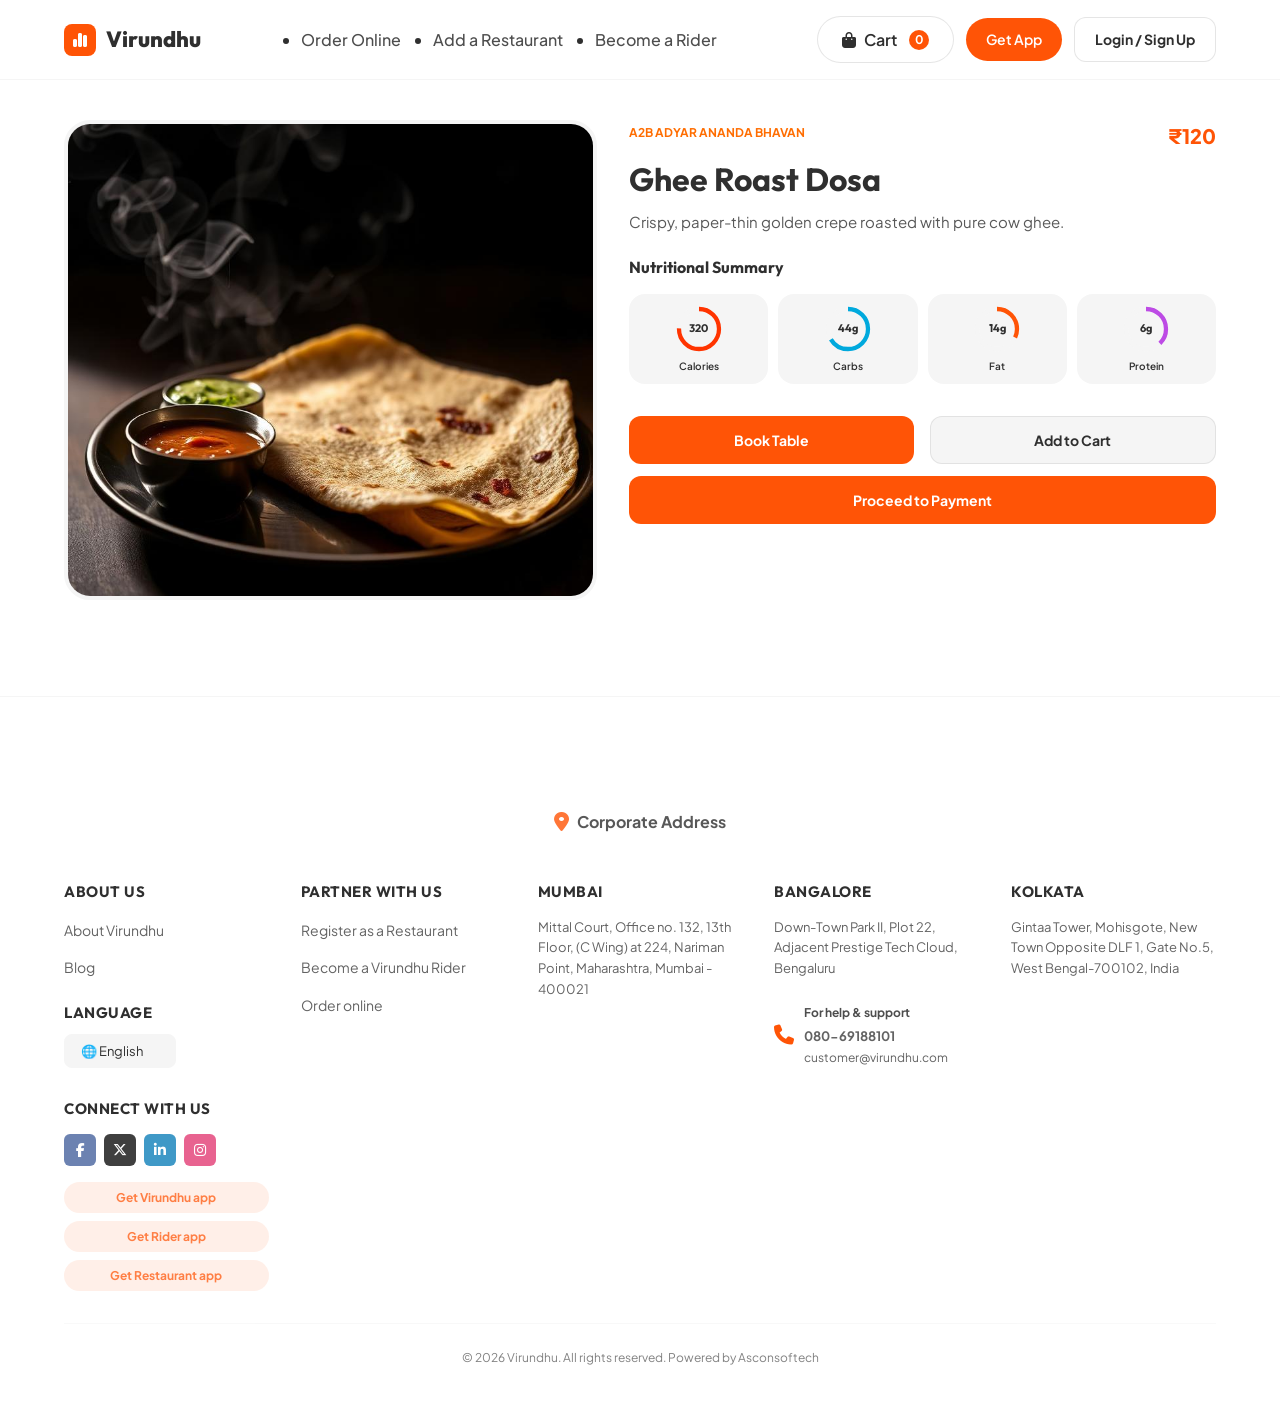
<file: detail.html>
<!DOCTYPE html>
<html lang="en">
<head>
  <meta charset="UTF-8" />
  <meta name="viewport" content="width=device-width, initial-scale=1.0" />
  <title>Food Detail & Booking — Virundhu</title>
  <meta name="description" content="View details and book a table." />

  <!-- Google Fonts -->
  <link rel="preconnect" href="https://fonts.googleapis.com" />
  <link rel="preconnect" href="https://fonts.gstatic.com" crossorigin />
  <link href="https://fonts.googleapis.com/css2?family=Nunito+Sans:wght@400;500;600;700;800&family=Outfit:wght@500;600;700;800&family=Plus+Jakarta+Sans:wght@400;500;600;700;800&display=swap" rel="stylesheet" />

  <!-- Font Awesome -->
  <link rel="stylesheet" href="https://cdnjs.cloudflare.com/ajax/libs/font-awesome/6.5.1/css/all.min.css" />

  <!-- Styles -->
  <link rel="stylesheet" href="styles.css" />

  <!-- Clerk Authentication Browser SDK -->
  <script async crossorigin="anonymous" data-clerk-publishable-key="pk_test_YXBwYXJlbnQtam9leS04NS5jbGVyay5hY2NvdW50cy5kZXYk" src="https://apparent-joey-85.clerk.accounts.dev/npm/@clerk/clerk-js@4/dist/clerk.browser.js" type="text/javascript"></script>
</head>
<body>

  <!-- ================= HEADER / NAVIGATION ================= -->
  <header class="header" id="top">
    <div class="container header__container">
      <a href="index.html" class="logo">
        <span class="logo__badge"><i class="fa-solid fa-chart-simple"></i></span>
        <span class="logo__text">Virundhu</span>
      </a>

      <nav class="nav" id="nav-menu">
        <ul class="nav__list">
          <li><a href="explore.html" class="nav__link">Order Online</a></li>
          <li><a href="index.html#partners" class="nav__link">Add a Restaurant</a></li>
          <li><a href="index.html#riders" class="nav__link">Become a Rider</a></li>
        </ul>
      </nav>

      <div class="header__actions">
        <button class="btn btn--cart" id="cart-toggle-btn">
          <i class="fa-solid fa-bag-shopping"></i>
          <span>Cart</span>
          <span class="cart-badge" id="cart-count">0</span>
        </button>
        <a href="index.html#how-it-works" class="btn btn--header-action" style="padding: 10px 20px; font-size: 14px;">
          Get App
        </a>
        <a href="#" id="login-trigger-btn" class="btn btn--cart" style="padding: 10px 20px; font-size: 14px; border-radius: 12px; font-weight: 700;">
          Login / Sign Up
        </a>
        <button class="nav-toggle" id="nav-toggle">
          <i class="fa-solid fa-bars"></i>
        </button>
      </div>
    </div>
  </header>

  <!-- ================= DETAIL GRID & BOOKING FORM ================= -->
  <main class="detail-container container">
    <div class="detail-grid" id="detail-grid-container">
      <!-- Left: Food details and macro logs (Foodnoms) -->
      <div class="detail-left">
        <div class="detail-img-box" style="margin-bottom: 0;">
          <img id="detail-img" src="assets/dish-dosa.jpg" alt="Food dish" />
        </div>
        
        <div>
          <div style="display: flex; justify-content: space-between; align-items: center; margin-bottom: 8px;">
            <span id="detail-hotel" class="food-card__hotel">A2B Restaurant</span>
            <span id="detail-price" style="font-size: 20px; font-weight: 800; color: var(--color-ember-orange);">₹120</span>
          </div>
          <h1 id="detail-title" style="font-size: 32px; margin-bottom: 12px;">Ghee Roast Dosa</h1>
          <p id="detail-desc" style="opacity: 0.8; font-size: 15px; margin-bottom: 24px; line-height: 1.6;">
            Delicious crispy, golden crepe roasted in pure aromatic ghee. Perfect breakfast treat!
          </p>

          <!-- Macro Nutrients rings (Foodnoms style) -->
          <div class="macro-section" style="margin-top: 24px;">
            <h3 style="font-size: 16px; margin-bottom: 12px; font-weight: 700;">Nutritional Summary</h3>
            <div class="macro-grid" style="grid-template-columns: repeat(4, 1fr); gap: 10px;">
              <!-- Calories Ring -->
              <div class="macro-ring-container" style="padding: 10px 6px; border-radius: 16px;">
                <div class="macro-svg-box" style="width: 50px; height: 50px;">
                  <svg viewBox="0 0 70 70">
                    <circle cx="35" cy="35" r="28" fill="none" stroke="#f5f5f5" stroke-width="6"></circle>
                    <circle cx="35" cy="35" r="28" fill="none" stroke="#ff3400" stroke-width="6" stroke-dasharray="176" stroke-dashoffset="44"></circle>
                  </svg>
                  <span class="macro-val" style="font-size: 11px;">340</span>
                </div>
                <span class="macro-label" style="font-size: 10px; margin-top: 4px;">Calories</span>
              </div>
              
              <!-- Carbs Ring -->
              <div class="macro-ring-container" style="padding: 10px 6px; border-radius: 16px;">
                <div class="macro-svg-box" style="width: 50px; height: 50px;">
                  <svg viewBox="0 0 70 70">
                    <circle cx="35" cy="35" r="28" fill="none" stroke="#f5f5f5" stroke-width="6"></circle>
                    <circle cx="35" cy="35" r="28" fill="none" stroke="#00a9dd" stroke-width="6" stroke-dasharray="176" stroke-dashoffset="60"></circle>
                  </svg>
                  <span class="macro-val" style="font-size: 11px;">48g</span>
                </div>
                <span class="macro-label" style="font-size: 10px; margin-top: 4px;">Carbs</span>
              </div>

              <!-- Fats Ring -->
              <div class="macro-ring-container" style="padding: 10px 6px; border-radius: 16px;">
                <div class="macro-svg-box" style="width: 50px; height: 50px;">
                  <svg viewBox="0 0 70 70">
                    <circle cx="35" cy="35" r="28" fill="none" stroke="#f5f5f5" stroke-width="6"></circle>
                    <circle cx="35" cy="35" r="28" fill="none" stroke="#ff5406" stroke-width="6" stroke-dasharray="176" stroke-dashoffset="120"></circle>
                  </svg>
                  <span class="macro-val" style="font-size: 11px;">12g</span>
                </div>
                <span class="macro-label" style="font-size: 10px; margin-top: 4px;">Fat</span>
              </div>

              <!-- Protein Ring -->
              <div class="macro-ring-container" style="padding: 10px 6px; border-radius: 16px;">
                <div class="macro-svg-box" style="width: 50px; height: 50px;">
                  <svg viewBox="0 0 70 70">
                    <circle cx="35" cy="35" r="28" fill="none" stroke="#f5f5f5" stroke-width="6"></circle>
                    <circle cx="35" cy="35" r="28" fill="none" stroke="#bd4be5" stroke-width="6" stroke-dasharray="176" stroke-dashoffset="110"></circle>
                  </svg>
                  <span class="macro-val" style="font-size: 11px;">8g</span>
                </div>
                <span class="macro-label" style="font-size: 10px; margin-top: 4px;">Protein</span>
              </div>
            </div>
          </div>

          <!-- Action Buttons Area -->
          <div style="margin-top: 32px;">
            <div style="display: flex; gap: 16px; margin-bottom: 12px;">
              <button class="btn btn--header-action" id="detail-book-btn" style="flex: 1; border-radius: 12px; font-weight: 700; height: 48px; font-size: 14px; text-align: center; display: flex; justify-content: center; align-items: center; box-shadow: none;">
                Book Table
              </button>
              <button class="btn" id="detail-add-cart-btn" style="flex: 1; border-radius: 12px; font-weight: 700; background-color: var(--color-fog); color: var(--color-graphite); height: 48px; border: 1px solid rgba(0,0,0,0.08); font-size: 14px; text-align: center; display: flex; justify-content: center; align-items: center; cursor: pointer; transition: background-color 0.2s ease;">
                Add to Cart
              </button>
            </div>
            <button class="btn btn--header-action btn--block" id="detail-checkout-btn" style="border-radius: 12px; font-weight: 700; height: 48px; width: 100%; display: flex; justify-content: center; align-items: center; font-size: 14px; box-shadow: none;">
              Proceed to Payment
            </button>
          </div>
        </div>
      </div>
    </div>
  </main>

  <!-- ================= FOOTER ================= -->
  <!-- ================= FOOTER ================= -->
  <footer class="footer" style="background-color: var(--color-paper-white); border-top: 1px solid var(--color-fog);">
    <div class="container" style="padding-top: 48px;">
      <!-- Corporate Address Header -->
      <div style="display: flex; flex-direction: column; align-items: center; gap: 8px; margin-bottom: 48px; text-align: center;">
        <div style="display: flex; align-items: center; gap: 8px; font-size: 16px; font-weight: 700; color: var(--color-graphite); opacity: 0.8;">
          <i class="fa-solid fa-location-dot" style="color: var(--color-ember-orange); font-size: 20px;"></i>
          <span>Corporate Address</span>
        </div>
      </div>

      <div class="footer__container" style="display: grid; grid-template-columns: repeat(auto-fit, minmax(180px, 1fr)); gap: 32px; border-bottom: none; padding-bottom: 32px;">
        <!-- Column 1: About Us & Language -->
        <div class="footer__col">
          <h4 style="font-size: 15px; color: var(--color-graphite); margin-bottom: 16px; font-weight: 700;">About Us</h4>
          <ul style="display: flex; flex-direction: column; gap: 12px; list-style: none;">
            <li><a href="#" style="font-size: 14px; opacity: 0.75;">About Virundhu</a></li>
            <li><a href="#" style="font-size: 14px; opacity: 0.75;">Blog</a></li>
          </ul>
          <div style="margin-top: 24px;">
            <h4 style="font-size: 15px; color: var(--color-graphite); margin-bottom: 12px; font-weight: 700;">Language</h4>
            <div style="position: relative; display: inline-block;">
              <select style="padding: 8px 32px 8px 16px; border: 1px solid var(--color-fog); border-radius: 8px; font-size: 13px; background-color: var(--color-fog); color: var(--color-graphite); cursor: pointer; appearance: none;">
                <option>🌐 English</option>
                <option>Tamil</option>
                <option>Kannada</option>
                <option>Hindi</option>
              </select>
            </div>
          </div>
        </div>

        <!-- Column 2: Partner with Us -->
        <div class="footer__col">
          <h4 style="font-size: 15px; color: var(--color-graphite); margin-bottom: 16px; font-weight: 700;">Partner with Us</h4>
          <ul style="display: flex; flex-direction: column; gap: 12px; list-style: none;">
            <li><a href="index.html#partners" style="font-size: 14px; opacity: 0.75;">Register as a Restaurant</a></li>
            <li><a href="index.html#riders" style="font-size: 14px; opacity: 0.75;">Become a Virundhu Rider</a></li>
            <li><a href="explore.html" style="font-size: 14px; opacity: 0.75;">Order online</a></li>
          </ul>
        </div>

        <!-- Column 3: Mumbai Address -->
        <div class="footer__col">
          <h4 style="font-size: 15px; color: var(--color-graphite); margin-bottom: 16px; font-weight: 700;">Mumbai</h4>
          <p style="font-size: 13px; opacity: 0.75; line-height: 1.6;">
            Mittal Court, Office no. 132, 13th Floor, (C Wing) at 224, Nariman Point, Maharashtra, Mumbai - 400021
          </p>
        </div>

        <!-- Column 4: Bangalore Address & Help -->
        <div class="footer__col">
          <h4 style="font-size: 15px; color: var(--color-graphite); margin-bottom: 16px; font-weight: 700;">Bangalore</h4>
          <p style="font-size: 13px; opacity: 0.75; line-height: 1.6; margin-bottom: 24px;">
            Down-Town Park II, Plot 22, Adjacent Prestige Tech Cloud, Bengaluru
          </p>
          <div style="display: flex; align-items: center; gap: 10px; margin-top: 16px;">
            <i class="fa-solid fa-phone" style="color: var(--color-ember-orange); font-size: 20px;"></i>
            <div>
              <strong style="display: block; font-size: 12px; opacity: 0.85;">For help & support</strong>
              <a href="tel:080-69188101" style="font-size: 13px; font-weight: 700;">080-69188101</a>
              <a href="mailto:customer@virundhu.com" style="display: block; font-size: 12px; opacity: 0.75;">customer@virundhu.com</a>
            </div>
          </div>
        </div>

        <!-- Column 5: Kolkata Address -->
        <div class="footer__col">
          <h4 style="font-size: 15px; color: var(--color-graphite); margin-bottom: 16px; font-weight: 700;">Kolkata</h4>
          <p style="font-size: 13px; opacity: 0.75; line-height: 1.6;">
            Gintaa Tower, Mohisgote, New Town Opposite DLF 1, Gate No.5, West Bengal-700102, India
          </p>
        </div>

        <!-- Column 6: Connect with Us -->
        <div class="footer__col">
          <h4 style="font-size: 15px; color: var(--color-graphite); margin-bottom: 16px; font-weight: 700;">Connect with Us</h4>
          <div style="display: flex; gap: 8px; margin-bottom: 16px;">
            <a href="#" style="width: 32px; height: 32px; background-color: #3b5998; color: white; border-radius: 6px; display: flex; align-items: center; justify-content: center; font-size: 14px;"><i class="fa-brands fa-facebook-f"></i></a>
            <a href="#" style="width: 32px; height: 32px; background-color: #000000; color: white; border-radius: 6px; display: flex; align-items: center; justify-content: center; font-size: 14px;"><i class="fa-brands fa-x-twitter"></i></a>
            <a href="#" style="width: 32px; height: 32px; background-color: #0077b5; color: white; border-radius: 6px; display: flex; align-items: center; justify-content: center; font-size: 14px;"><i class="fa-brands fa-linkedin-in"></i></a>
            <a href="#" style="width: 32px; height: 32px; background-color: #e1306c; color: white; border-radius: 6px; display: flex; align-items: center; justify-content: center; font-size: 14px;"><i class="fa-brands fa-instagram"></i></a>
          </div>
          <div style="display: flex; flex-direction: column; gap: 8px;">
            <a href="index.html#how-it-works" class="btn" style="background-color: #ffeae1; color: var(--color-ember-orange); font-size: 12px; padding: 6px 12px; font-weight: 700; border-radius: var(--radius-pill); justify-content: center;">Get Virundhu app</a>
            <a href="index.html#riders" class="btn" style="background-color: #ffeae1; color: var(--color-ember-orange); font-size: 12px; padding: 6px 12px; font-weight: 700; border-radius: var(--radius-pill); justify-content: center;">Get Rider app</a>
            <a href="index.html#partners" class="btn" style="background-color: #ffeae1; color: var(--color-ember-orange); font-size: 12px; padding: 6px 12px; font-weight: 700; border-radius: var(--radius-pill); justify-content: center;">Get Restaurant app</a>
          </div>
        </div>
      </div>

      <div style="border-top: 1px solid var(--color-fog); padding-top: 24px; padding-bottom: 24px; font-size: 12px; opacity: 0.6; display: flex; justify-content: center; align-items: center;">
        <p>© 2026 Virundhu. All rights reserved. Powered by Asconsoftech</p>
      </div>
    </div>
  </footer>

  <!-- ================= CART DRAWER ================= -->
  <div class="cart-drawer" id="cart-drawer">
    <div class="cart-drawer__header">
      <h3><i class="fa-solid fa-bag-shopping"></i> Your Food Basket</h3>
      <button class="close-btn" id="close-cart-btn">&times;</button>
    </div>
    <div class="cart-drawer__body" id="cart-items-container">
      <div class="empty-cart-msg">
        <i class="fa-solid fa-utensils"></i>
        <p>Your basket is empty!</p>
      </div>
    </div>
    <div class="cart-drawer__footer">
      <div class="cart-summary-line">
        <span>Subtotal</span>
        <span id="cart-subtotal">₹0</span>
      </div>
      <div class="cart-summary-line">
        <span>Delivery Fee</span>
        <span id="cart-delivery">₹35</span>
      </div>
      <div class="cart-summary-line total-line">
        <span>Total Payable</span>
        <span id="cart-total">₹35</span>
      </div>
      <button class="btn btn--header-action btn--block" id="checkout-btn">Proceed to Checkout</button>
    </div>
  </div>
  <div class="cart-overlay" id="cart-overlay"></div>

  <!-- Table Booking Form Modal -->
  <div class="modal" id="table-booking-modal">
    <div class="modal__content modal__content--small" style="padding: 40px 32px; max-width: 440px;">
      <button class="close-btn" id="close-booking-form-btn" style="position: absolute; right: 20px; top: 15px; font-size: 24px; background: none; border: none; cursor: pointer;">&times;</button>
      <h2 class="form-modal-title" style="text-align: center;">Book a Table</h2>
      <p style="opacity: 0.75; font-size: 14px; margin-bottom: 24px; text-align: center;">Enjoy a premium dining experience. Secure your table reservation for free.</p>
      
      <form class="booking-form" id="booking-form" onsubmit="handleTableBooking(event)" style="margin-top: 0;">
        <div style="margin-bottom: 12px;">
          <label style="font-size: 13px; font-weight: 600; display: block; margin-bottom: 6px;">Your Full Name</label>
          <input type="text" id="book-name" required placeholder="Enter name" style="width: 100%; padding: 12px 16px; border-radius: var(--radius-pill); border: 1px solid rgba(0,0,0,0.05); background-color: var(--color-fog);" />
        </div>
        <div style="margin-bottom: 12px;">
          <label style="font-size: 13px; font-weight: 600; display: block; margin-bottom: 6px;">Phone Number</label>
          <input type="tel" id="book-phone" required placeholder="+91 98765 43210" style="width: 100%; padding: 12px 16px; border-radius: var(--radius-pill); border: 1px solid rgba(0,0,0,0.05); background-color: var(--color-fog);" />
        </div>
        <div style="margin-bottom: 12px;">
          <label style="font-size: 13px; font-weight: 600; display: block; margin-bottom: 6px;">Restaurant</label>
          <input type="text" id="book-hotel" readonly value="A2B Restaurant" style="width: 100%; padding: 12px 16px; border-radius: var(--radius-pill); border: 1px solid rgba(0,0,0,0.05); background-color: var(--color-fog); opacity: 0.8;" />
        </div>
        <div style="display: grid; grid-template-columns: 1fr 1fr; gap: 12px; margin-bottom: 12px;">
          <div>
            <label style="font-size: 13px; font-weight: 600; display: block; margin-bottom: 6px;">Date</label>
            <input type="date" id="book-date" required style="width: 100%; padding: 12px 16px; border-radius: var(--radius-pill); border: 1px solid rgba(0,0,0,0.05); background-color: var(--color-fog);" />
          </div>
          <div>
            <label style="font-size: 13px; font-weight: 600; display: block; margin-bottom: 6px;">Time</label>
            <input type="time" id="book-time" required style="width: 100%; padding: 12px 16px; border-radius: var(--radius-pill); border: 1px solid rgba(0,0,0,0.05); background-color: var(--color-fog);" />
          </div>
        </div>
        <div style="margin-bottom: 20px;">
          <label style="font-size: 13px; font-weight: 600; display: block; margin-bottom: 6px;">Number of Guests</label>
          <select id="book-guests" required style="width: 100%; padding: 12px 16px; border-radius: var(--radius-pill); border: 1px solid rgba(0,0,0,0.05); background-color: var(--color-fog);">
            <option value="2">2 People</option>
            <option value="4">4 People</option>
            <option value="6">6 People</option>
            <option value="8">8+ People</option>
          </select>
        </div>
        <button type="submit" class="btn btn--header-action btn--block" style="border-radius: 12px; font-weight: 700;">
          Confirm Reservation
        </button>
      </form>
    </div>
  </div>

  <!-- Booking Confirmation Modal -->
  <div class="modal" id="booking-success-modal">
    <div class="modal__content modal__content--small text-center" style="padding: 40px 32px;">
      <i class="fa-solid fa-circle-check" style="font-size: 56px; color: var(--color-ember-orange); margin-bottom: 20px;"></i>
      <h2 style="font-size: 24px; margin-bottom: 12px;">Booking Confirmed!</h2>
      <p style="opacity: 0.8; font-size: 15px; margin-bottom: 24px;" id="booking-success-message">
        Your table reservation is confirmed. See you there!
      </p>
      <button class="btn btn--header-action btn--block" onclick="closeBookingModal()">Done</button>
    </div>
  </div>

  <div class="toast" id="toast"></div>

  <script src="app.js"></script>
</body>
</html>
</file>
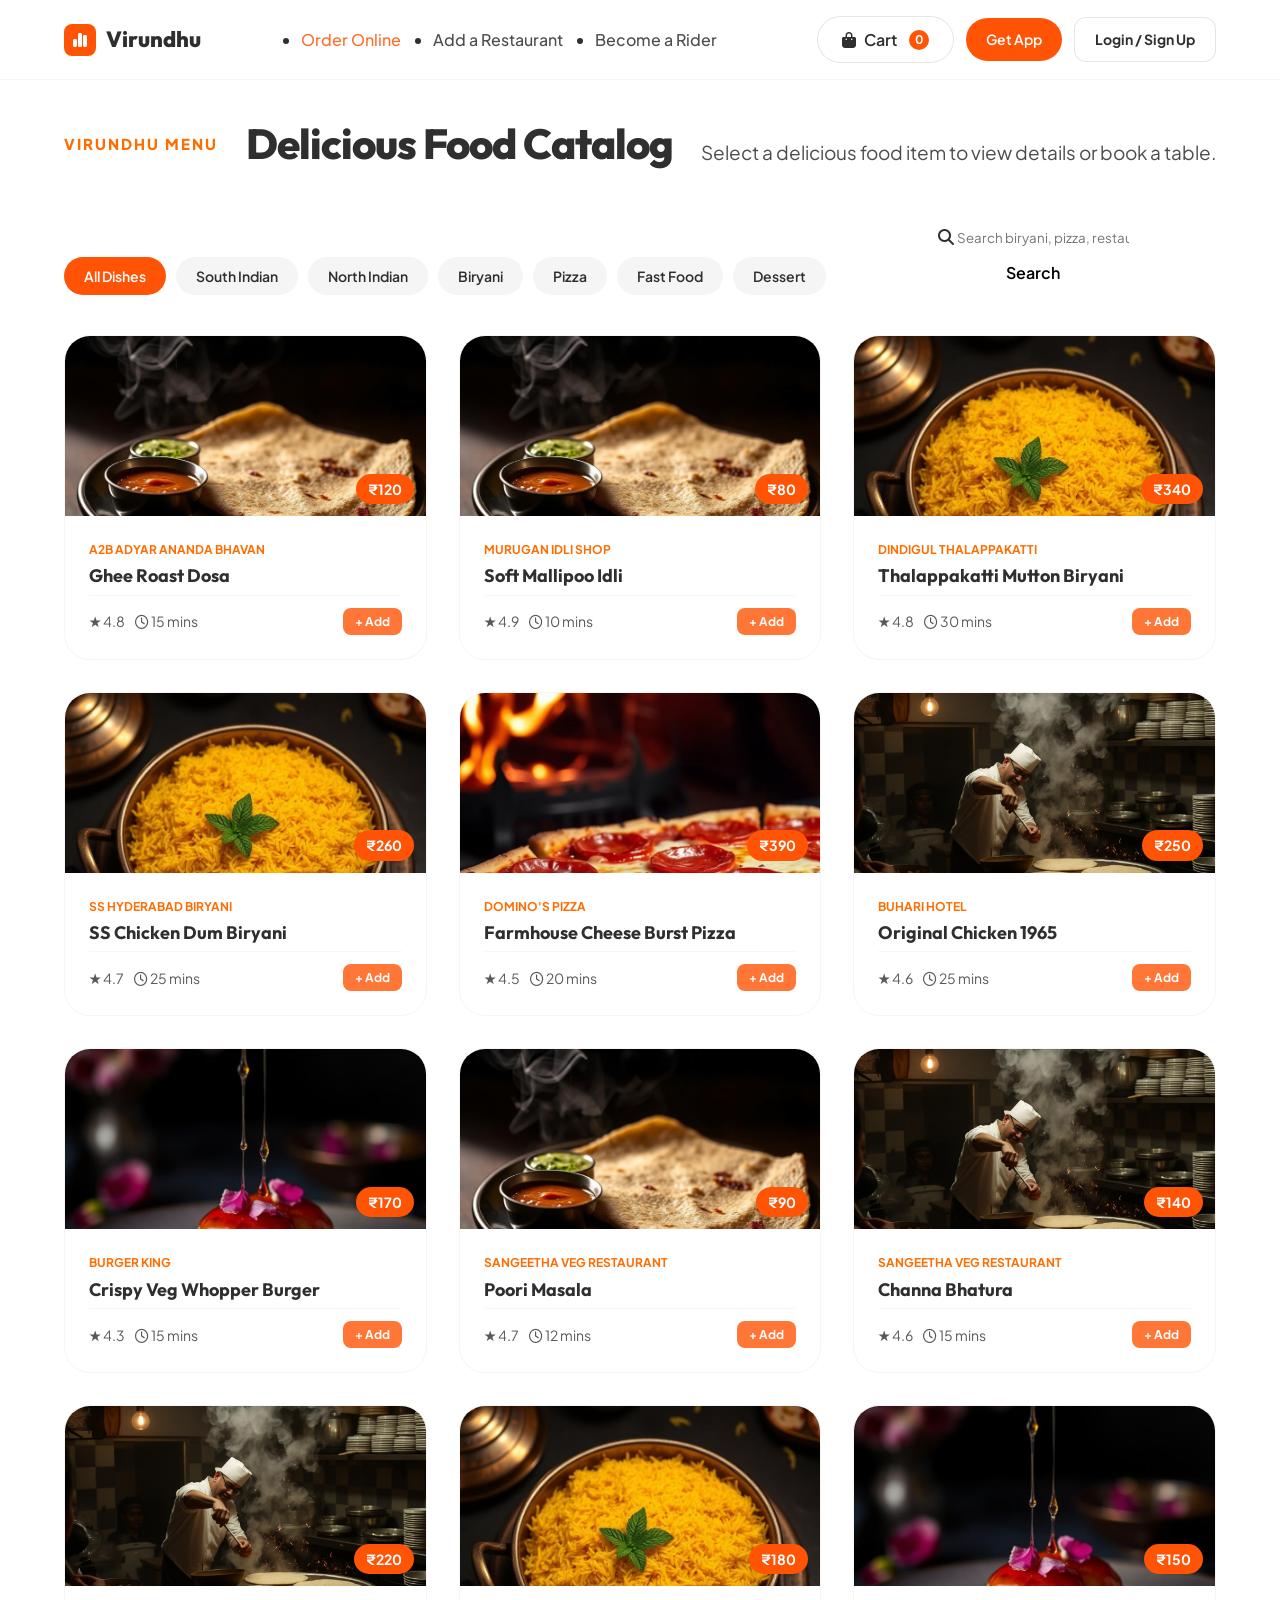
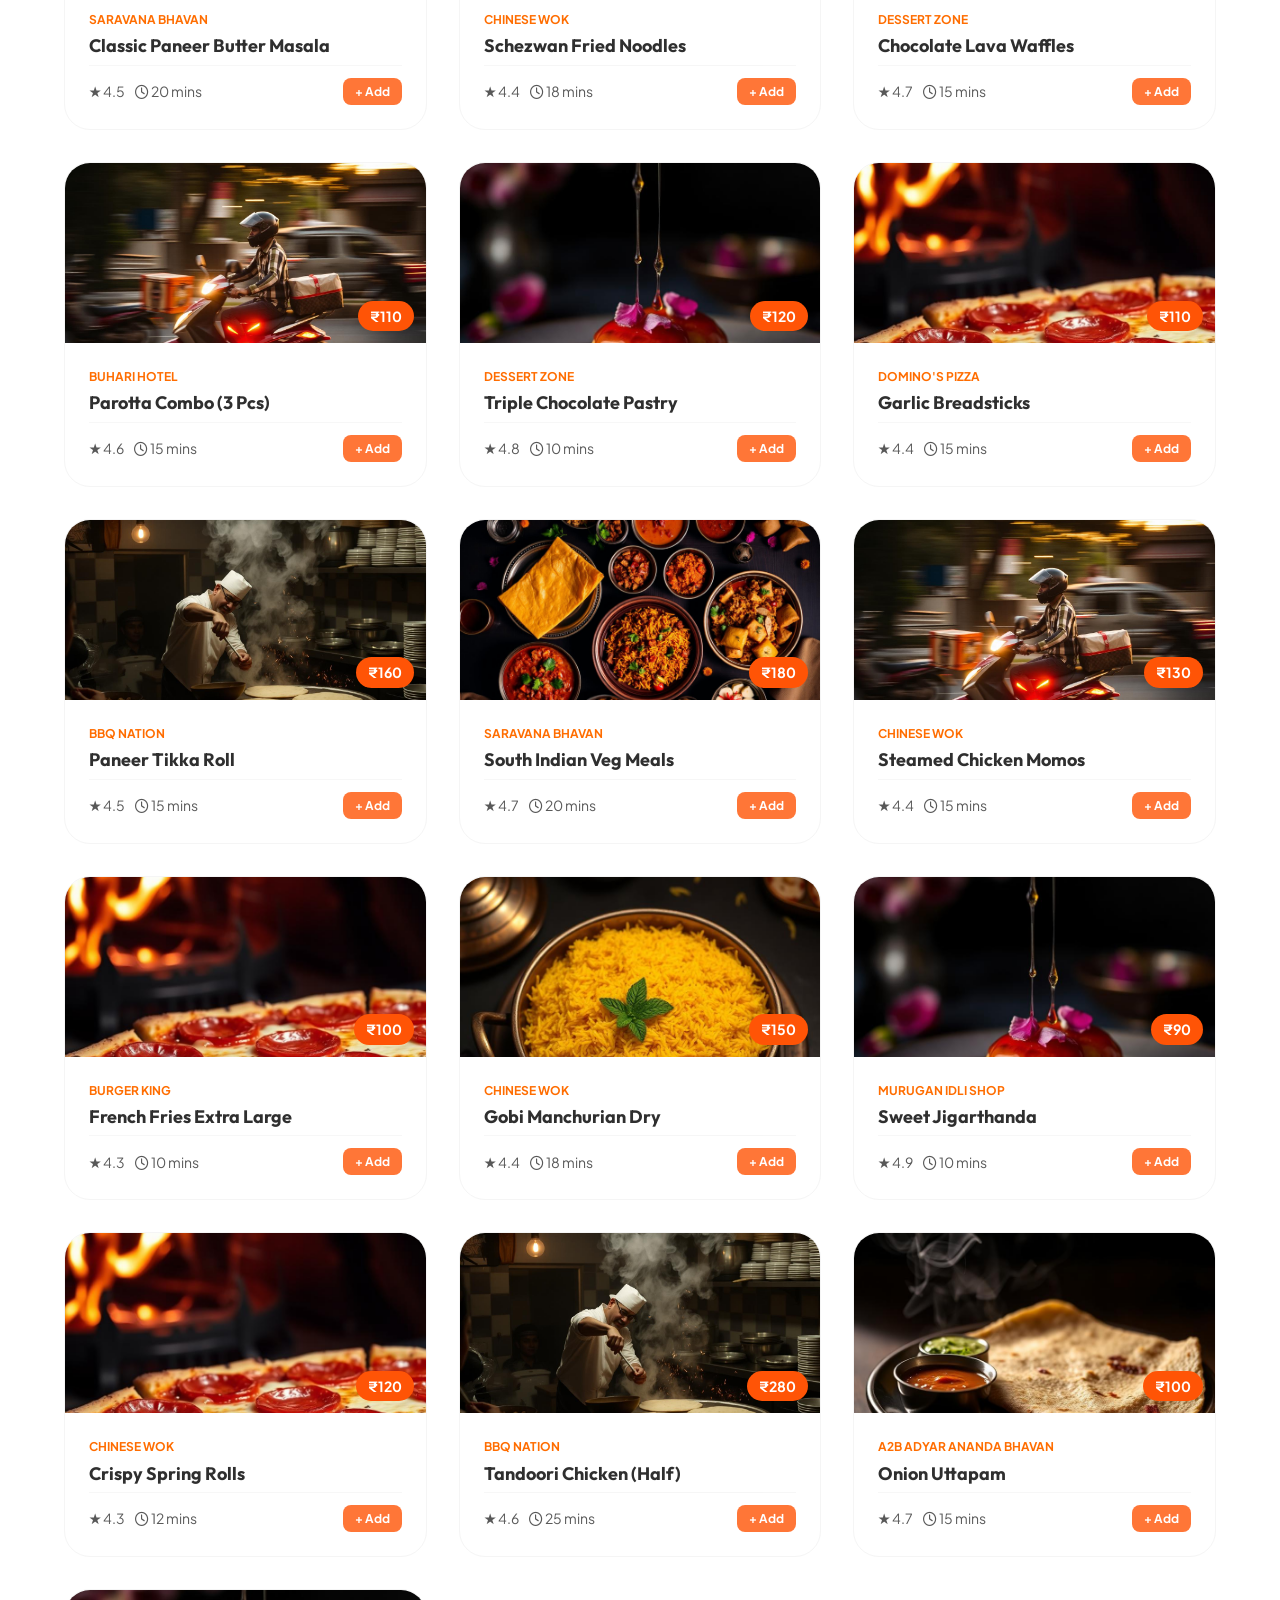
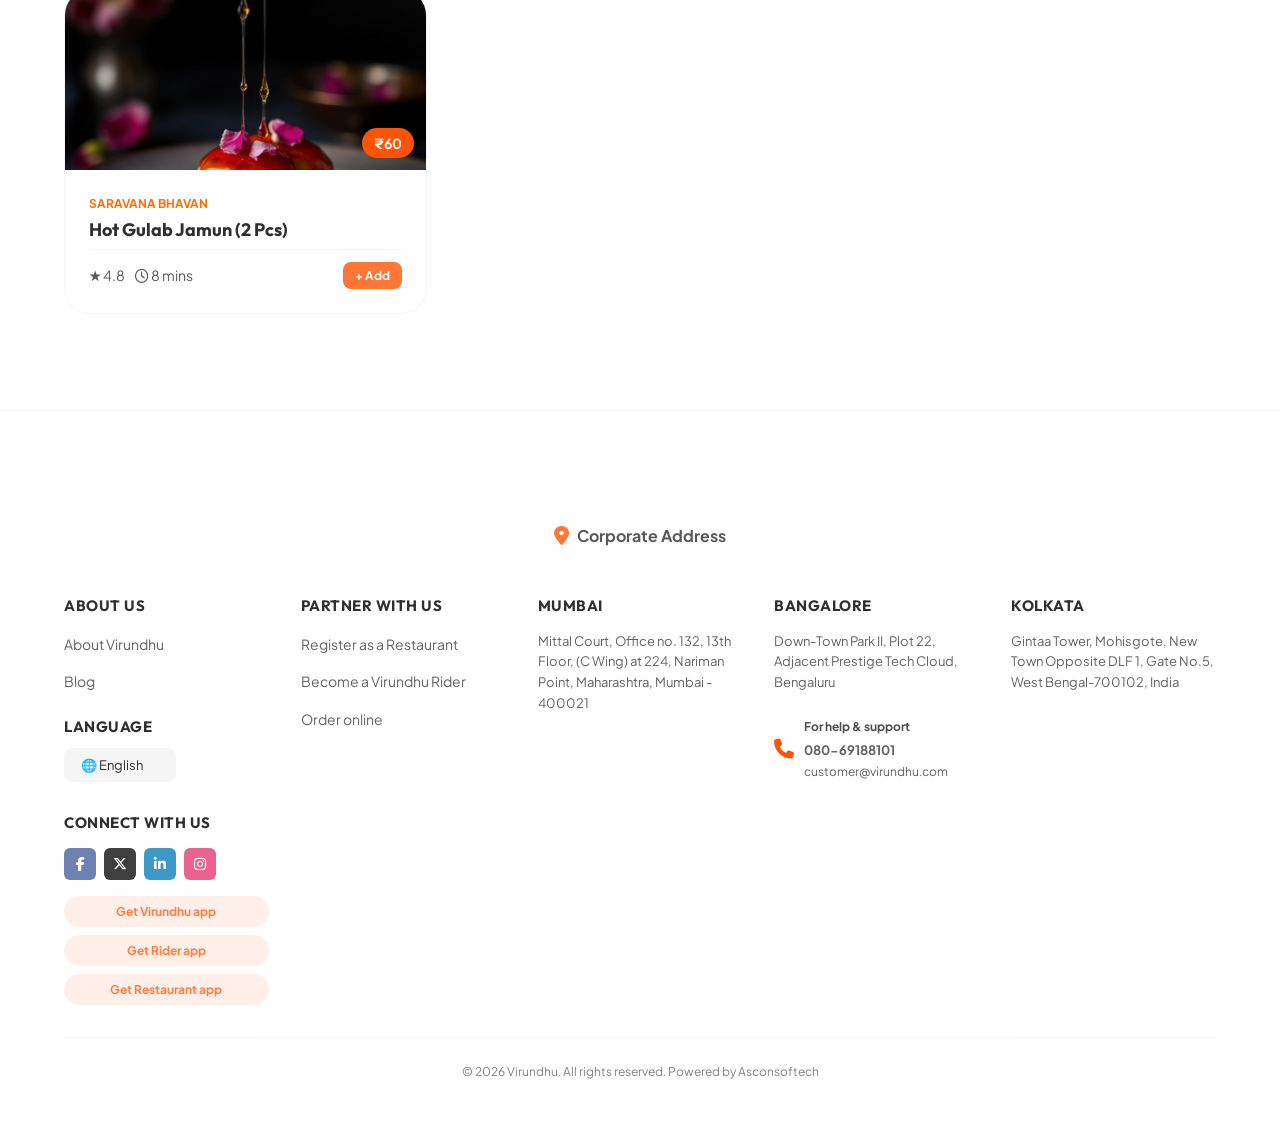
<file: explore.html>
<!DOCTYPE html>
<html lang="en">
<head>
  <meta charset="UTF-8" />
  <meta name="viewport" content="width=device-width, initial-scale=1.0" />
  <title>Explore Food — Virundhu</title>
  <meta name="description" content="Discover tasty foods from top hotels." />

  <!-- Google Fonts -->
  <link rel="preconnect" href="https://fonts.googleapis.com" />
  <link rel="preconnect" href="https://fonts.gstatic.com" crossorigin />
  <link href="https://fonts.googleapis.com/css2?family=Nunito+Sans:wght@400;500;600;700;800&family=Outfit:wght@500;600;700;800&family=Plus+Jakarta+Sans:wght@400;500;600;700;800&display=swap" rel="stylesheet" />

  <!-- Font Awesome -->
  <link rel="stylesheet" href="https://cdnjs.cloudflare.com/ajax/libs/font-awesome/6.5.1/css/all.min.css" />

  <!-- Styles -->
  <link rel="stylesheet" href="styles.css" />

  <!-- Clerk Authentication Browser SDK -->
  <script async crossorigin="anonymous" data-clerk-publishable-key="pk_test_YXBwYXJlbnQtam9leS04NS5jbGVyay5hY2NvdW50cy5kZXYk" src="https://apparent-joey-85.clerk.accounts.dev/npm/@clerk/clerk-js@4/dist/clerk.browser.js" type="text/javascript"></script>
</head>
<body>

  <!-- ================= HEADER / NAVIGATION ================= -->
  <header class="header" id="top">
    <div class="container header__container">
      <a href="index.html" class="logo">
        <span class="logo__badge"><i class="fa-solid fa-chart-simple"></i></span>
        <span class="logo__text">Virundhu</span>
      </a>

      <nav class="nav" id="nav-menu">
        <ul class="nav__list">
          <li><a href="explore.html" class="nav__link active">Order Online</a></li>
          <li><a href="index.html#partners" class="nav__link">Add a Restaurant</a></li>
          <li><a href="index.html#riders" class="nav__link">Become a Rider</a></li>
        </ul>
      </nav>

      <div class="header__actions">
        <button class="btn btn--cart" id="cart-toggle-btn">
          <i class="fa-solid fa-bag-shopping"></i>
          <span>Cart</span>
          <span class="cart-badge" id="cart-count">0</span>
        </button>
        <a href="index.html#how-it-works" class="btn btn--header-action" style="padding: 10px 20px; font-size: 14px;">
          Get App
        </a>
        <a href="#" id="login-trigger-btn" class="btn btn--cart" style="padding: 10px 20px; font-size: 14px; border-radius: 12px; font-weight: 700;">
          Login / Sign Up
        </a>
        <button class="nav-toggle" id="nav-toggle">
          <i class="fa-solid fa-bars"></i>
        </button>
      </div>
    </div>
  </header>

  <!-- ================= EXPLORE FOOD CATALOG ================= -->
  <main class="explore-container container">
    <div class="section__header text-center">
      <span class="section__subtitle">Virundhu Menu</span>
      <h1 class="section__title">Delicious Food Catalog</h1>
      <p class="section__desc">Select a delicious food item to view details or book a table.</p>

      <!-- Category Filter Tabs -->
      <div class="filter-tabs" style="margin-top: 32px;">
        <button class="filter-btn active" data-filter="all">All Dishes</button>
        <button class="filter-btn" data-filter="South Indian">South Indian</button>
        <button class="filter-btn" data-filter="North Indian">North Indian</button>
        <button class="filter-btn" data-filter="Biryani">Biryani</button>
        <button class="filter-btn" data-filter="Pizza">Pizza</button>
        <button class="filter-btn" data-filter="Fast Food">Fast Food</button>
        <button class="filter-btn" data-filter="Dessert">Dessert</button>
      </div>

      <!-- Search Input -->
      <div class="hero-search-overlay" style="margin: 32px auto 0 auto; max-width: 600px;">
        <div class="search-input-wrapper">
          <i class="fa-solid fa-magnifying-glass search-icon"></i>
          <input type="text" id="restaurant-search" placeholder="Search biryani, pizza, restaurant..." />
        </div>
        <button class="btn btn--search" id="search-btn">Search</button>
      </div>
    </div>

    <!-- Food Cards Grid -->
    <div class="food-catalog-grid" id="food-catalog-grid">
      <!-- Dynamically filled by app.js -->
    </div>
  </main>

  <!-- ================= FOOTER ================= -->
  <!-- ================= FOOTER ================= -->
  <footer class="footer" style="background-color: var(--color-paper-white); border-top: 1px solid var(--color-fog);">
    <div class="container" style="padding-top: 48px;">
      <!-- Corporate Address Header -->
      <div style="display: flex; flex-direction: column; align-items: center; gap: 8px; margin-bottom: 48px; text-align: center;">
        <div style="display: flex; align-items: center; gap: 8px; font-size: 16px; font-weight: 700; color: var(--color-graphite); opacity: 0.8;">
          <i class="fa-solid fa-location-dot" style="color: var(--color-ember-orange); font-size: 20px;"></i>
          <span>Corporate Address</span>
        </div>
      </div>

      <div class="footer__container" style="display: grid; grid-template-columns: repeat(auto-fit, minmax(180px, 1fr)); gap: 32px; border-bottom: none; padding-bottom: 32px;">
        <!-- Column 1: About Us & Language -->
        <div class="footer__col">
          <h4 style="font-size: 15px; color: var(--color-graphite); margin-bottom: 16px; font-weight: 700;">About Us</h4>
          <ul style="display: flex; flex-direction: column; gap: 12px; list-style: none;">
            <li><a href="#" style="font-size: 14px; opacity: 0.75;">About Virundhu</a></li>
            <li><a href="#" style="font-size: 14px; opacity: 0.75;">Blog</a></li>
          </ul>
          <div style="margin-top: 24px;">
            <h4 style="font-size: 15px; color: var(--color-graphite); margin-bottom: 12px; font-weight: 700;">Language</h4>
            <div style="position: relative; display: inline-block;">
              <select style="padding: 8px 32px 8px 16px; border: 1px solid var(--color-fog); border-radius: 8px; font-size: 13px; background-color: var(--color-fog); color: var(--color-graphite); cursor: pointer; appearance: none;">
                <option>🌐 English</option>
                <option>Tamil</option>
                <option>Kannada</option>
                <option>Hindi</option>
              </select>
            </div>
          </div>
        </div>

        <!-- Column 2: Partner with Us -->
        <div class="footer__col">
          <h4 style="font-size: 15px; color: var(--color-graphite); margin-bottom: 16px; font-weight: 700;">Partner with Us</h4>
          <ul style="display: flex; flex-direction: column; gap: 12px; list-style: none;">
            <li><a href="index.html#partners" style="font-size: 14px; opacity: 0.75;">Register as a Restaurant</a></li>
            <li><a href="index.html#riders" style="font-size: 14px; opacity: 0.75;">Become a Virundhu Rider</a></li>
            <li><a href="explore.html" style="font-size: 14px; opacity: 0.75;">Order online</a></li>
          </ul>
        </div>

        <!-- Column 3: Mumbai Address -->
        <div class="footer__col">
          <h4 style="font-size: 15px; color: var(--color-graphite); margin-bottom: 16px; font-weight: 700;">Mumbai</h4>
          <p style="font-size: 13px; opacity: 0.75; line-height: 1.6;">
            Mittal Court, Office no. 132, 13th Floor, (C Wing) at 224, Nariman Point, Maharashtra, Mumbai - 400021
          </p>
        </div>

        <!-- Column 4: Bangalore Address & Help -->
        <div class="footer__col">
          <h4 style="font-size: 15px; color: var(--color-graphite); margin-bottom: 16px; font-weight: 700;">Bangalore</h4>
          <p style="font-size: 13px; opacity: 0.75; line-height: 1.6; margin-bottom: 24px;">
            Down-Town Park II, Plot 22, Adjacent Prestige Tech Cloud, Bengaluru
          </p>
          <div style="display: flex; align-items: center; gap: 10px; margin-top: 16px;">
            <i class="fa-solid fa-phone" style="color: var(--color-ember-orange); font-size: 20px;"></i>
            <div>
              <strong style="display: block; font-size: 12px; opacity: 0.85;">For help & support</strong>
              <a href="tel:080-69188101" style="font-size: 13px; font-weight: 700;">080-69188101</a>
              <a href="mailto:customer@virundhu.com" style="display: block; font-size: 12px; opacity: 0.75;">customer@virundhu.com</a>
            </div>
          </div>
        </div>

        <!-- Column 5: Kolkata Address -->
        <div class="footer__col">
          <h4 style="font-size: 15px; color: var(--color-graphite); margin-bottom: 16px; font-weight: 700;">Kolkata</h4>
          <p style="font-size: 13px; opacity: 0.75; line-height: 1.6;">
            Gintaa Tower, Mohisgote, New Town Opposite DLF 1, Gate No.5, West Bengal-700102, India
          </p>
        </div>

        <!-- Column 6: Connect with Us -->
        <div class="footer__col">
          <h4 style="font-size: 15px; color: var(--color-graphite); margin-bottom: 16px; font-weight: 700;">Connect with Us</h4>
          <div style="display: flex; gap: 8px; margin-bottom: 16px;">
            <a href="#" style="width: 32px; height: 32px; background-color: #3b5998; color: white; border-radius: 6px; display: flex; align-items: center; justify-content: center; font-size: 14px;"><i class="fa-brands fa-facebook-f"></i></a>
            <a href="#" style="width: 32px; height: 32px; background-color: #000000; color: white; border-radius: 6px; display: flex; align-items: center; justify-content: center; font-size: 14px;"><i class="fa-brands fa-x-twitter"></i></a>
            <a href="#" style="width: 32px; height: 32px; background-color: #0077b5; color: white; border-radius: 6px; display: flex; align-items: center; justify-content: center; font-size: 14px;"><i class="fa-brands fa-linkedin-in"></i></a>
            <a href="#" style="width: 32px; height: 32px; background-color: #e1306c; color: white; border-radius: 6px; display: flex; align-items: center; justify-content: center; font-size: 14px;"><i class="fa-brands fa-instagram"></i></a>
          </div>
          <div style="display: flex; flex-direction: column; gap: 8px;">
            <a href="index.html#how-it-works" class="btn" style="background-color: #ffeae1; color: var(--color-ember-orange); font-size: 12px; padding: 6px 12px; font-weight: 700; border-radius: var(--radius-pill); justify-content: center;">Get Virundhu app</a>
            <a href="index.html#riders" class="btn" style="background-color: #ffeae1; color: var(--color-ember-orange); font-size: 12px; padding: 6px 12px; font-weight: 700; border-radius: var(--radius-pill); justify-content: center;">Get Rider app</a>
            <a href="index.html#partners" class="btn" style="background-color: #ffeae1; color: var(--color-ember-orange); font-size: 12px; padding: 6px 12px; font-weight: 700; border-radius: var(--radius-pill); justify-content: center;">Get Restaurant app</a>
          </div>
        </div>
      </div>

      <div style="border-top: 1px solid var(--color-fog); padding-top: 24px; padding-bottom: 24px; font-size: 12px; opacity: 0.6; display: flex; justify-content: center; align-items: center;">
        <p>© 2026 Virundhu. All rights reserved. Powered by Asconsoftech</p>
      </div>
    </div>
  </footer>

  <!-- ================= CART DRAWER ================= -->
  <div class="cart-drawer" id="cart-drawer">
    <div class="cart-drawer__header">
      <h3><i class="fa-solid fa-bag-shopping"></i> Your Food Basket</h3>
      <button class="close-btn" id="close-cart-btn">&times;</button>
    </div>
    <div class="cart-drawer__body" id="cart-items-container">
      <div class="empty-cart-msg">
        <i class="fa-solid fa-utensils"></i>
        <p>Your basket is empty!</p>
      </div>
    </div>
    <div class="cart-drawer__footer">
      <div class="cart-summary-line">
        <span>Subtotal</span>
        <span id="cart-subtotal">₹0</span>
      </div>
      <div class="cart-summary-line">
        <span>Delivery Fee</span>
        <span id="cart-delivery">₹35</span>
      </div>
      <div class="cart-summary-line total-line">
        <span>Total Payable</span>
        <span id="cart-total">₹35</span>
      </div>
      <button class="btn btn--header-action btn--block" id="checkout-btn">Proceed to Checkout</button>
    </div>
  </div>
  <div class="cart-overlay" id="cart-overlay"></div>
  <!-- ================= SIGN IN / LOGIN MODAL ================= -->
  <div class="modal" id="login-modal">
    <div class="modal__content modal__content--small" style="padding: 40px 32px;">
      <button class="close-btn" id="close-login-btn" style="position: absolute; right: 20px; top: 15px; font-size: 24px; background: none; border: none; cursor: pointer;">&times;</button>
      <h2 style="font-size: 24px; margin-bottom: 8px; text-align: center;">Welcome to Virundhu</h2>
      <p style="opacity: 0.75; font-size: 14px; margin-bottom: 24px; text-align: center;">Sign in to unlock personalized food recommendation tracking!</p>
      
      <form id="login-form" onsubmit="handleLoginSubmit(event)">
        <div style="margin-bottom: 16px;">
          <label style="font-size: 13px; font-weight: 600; display: block; margin-bottom: 6px;">Email Address</label>
          <input type="email" id="login-email" required placeholder="name@domain.com" style="width: 100%; padding: 12px 16px; border-radius: var(--radius-pill); border: 1px solid rgba(0,0,0,0.05); background-color: var(--color-fog);" />
        </div>
        <div style="margin-bottom: 24px;">
          <label style="font-size: 13px; font-weight: 600; display: block; margin-bottom: 6px;">Password</label>
          <input type="password" required placeholder="••••••••" style="width: 100%; padding: 12px 16px; border-radius: var(--radius-pill); border: 1px solid rgba(0,0,0,0.05); background-color: var(--color-fog);" />
        </div>
        <button type="submit" class="btn btn--header-action btn--block" style="border-radius: 12px; font-weight: 700;">
          Sign In
        </button>
      </form>
      
      <div style="margin-top: 24px; text-align: center; font-size: 12px; opacity: 0.6;">
        Secure mockup authentication for project presentation.
      </div>
    </div>
  </div>

  <div class="toast" id="toast"></div>

  <script src="app.js"></script>
</body>
</html>
</file>
<file: styles.css>
/* ==========================================================================
   VIRUNDHU — PREMIUM FOODNOMS DESIGN SYSTEM & STYLES (RESTORED ALIGNMENTS)
   ========================================================================== */

:root {
  /* Colors */
  --color-ember-orange: #ff5406;
  --color-sunset-orange: #ff6d00;
  --color-signal-red-orange: #ff3400;
  --color-sky-blue: #00a9dd;
  --color-mist-blue: #72a2c5;
  --color-amber: #945300;
  --color-alert-red: #ff001e;
  --color-plum: #bd4be5;
  --color-iris: #5856de;
  --color-electric-blue: #0099f9;
  --color-graphite: #2f2f2f;
  --color-charcoal: #000000;
  --color-fog: #f5f5f5;
  --color-paper-white: #ffffff;

  /* Typography — Font Families */
  --font-primary: 'Plus Jakarta Sans', 'Nunito Sans', -apple-system, BlinkMacSystemFont, sans-serif;
  --font-heading: 'Outfit', -apple-system, BlinkMacSystemFont, sans-serif;

  /* Spacing & Shapes */
  --radius-pill: 26px;
  --section-gap: 96px;
}

/* ================= Reset & Global ================= */
*, *::before, *::after {
  box-sizing: border-box;
  margin: 0;
  padding: 0;
}

html {
  scroll-behavior: smooth;
  font-family: var(--font-primary);
  background-color: var(--color-paper-white);
  color: var(--color-graphite);
}

body {
  background-color: var(--color-paper-white);
  overflow-x: hidden;
  line-height: 1.6;
}

a {
  color: inherit;
  text-decoration: none;
}

button, input, select {
  font-family: inherit;
  border: none;
  outline: none;
  background: none;
}

.container {
  width: 100%;
  max-width: 1200px;
  margin: 0 auto;
  padding: 0 24px;
}

.section {
  padding: var(--section-gap) 0;
  border-bottom: 1px solid var(--color-fog);
}

.text-center {
  text-align: center;
}

/* Typography styles */
h1, h2, h3, h4, h5, h6 {
  font-family: var(--font-heading);
  color: var(--color-graphite);
  font-weight: 700;
  line-height: 1.2;
}

/* ================= Header ================= */
.header {
  position: fixed;
  top: 0;
  left: 0;
  width: 100%;
  z-index: 100;
  padding: 16px 0;
  background-color: rgba(255, 255, 255, 0.95);
  border-bottom: 1px solid var(--color-fog);
  backdrop-filter: blur(12px);
  transition: background-color 0.3s ease, border-bottom-color 0.3s ease;
}

.header.transparent-nav {
  background-color: rgba(0, 0, 0, 0.15);
  border-bottom-color: rgba(255, 255, 255, 0.1);
  backdrop-filter: blur(4px);
}

.header.transparent-nav .logo__text,
.header.transparent-nav .nav__link,
.header.transparent-nav .nav-toggle {
  color: var(--color-paper-white);
}

.header.transparent-nav .btn--cart {
  border-color: rgba(255, 255, 255, 0.2);
  color: var(--color-paper-white);
  background-color: rgba(255, 255, 255, 0.1);
}

.header.transparent-nav .btn--cart:hover {
  background-color: rgba(255, 255, 255, 0.2);
}

.header__container {
  display: flex;
  align-items: center;
  justify-content: space-between;
}

.logo {
  display: flex;
  align-items: center;
  gap: 10px;
  font-family: var(--font-heading);
  font-size: 22px;
  font-weight: 800;
  color: var(--color-graphite);
}

.logo__badge {
  width: 32px;
  height: 32px;
  background-color: var(--color-ember-orange);
  border-radius: 8px;
  display: flex;
  align-items: center;
  justify-content: center;
  color: var(--color-paper-white);
  font-size: 16px;
}

.nav__list {
  display: flex;
  align-items: center;
  gap: 32px;
}

.nav__link {
  font-size: 16px;
  font-weight: 500;
  color: var(--color-graphite);
  opacity: 0.85;
  transition: color 0.2s ease, opacity 0.2s ease;
}

.nav__link:hover, .nav__link.active {
  color: var(--color-ember-orange);
}

.header__actions {
  display: flex;
  align-items: center;
  gap: 12px;
}

.cart-badge {
  background-color: var(--color-ember-orange);
  color: var(--color-paper-white);
  font-size: 12px;
  font-weight: 700;
  width: 20px;
  height: 20px;
  border-radius: 50%;
  display: flex;
  align-items: center;
  justify-content: center;
  margin-left: 4px;
}

.nav-toggle {
  display: none;
  font-size: 22px;
  color: var(--color-graphite);
  cursor: pointer;
}

/* ================= Buttons ================= */
.btn {
  display: inline-flex;
  align-items: center;
  justify-content: center;
  gap: 8px;
  font-family: var(--font-primary);
  font-weight: 600;
  font-size: 16px;
  border-radius: var(--radius-pill);
  cursor: pointer;
  transition: transform 0.2s ease, background-color 0.2s ease;
  padding: 12px 24px;
}

.btn--header-action {
  background-color: var(--color-ember-orange);
  color: var(--color-paper-white);
}

.btn--header-action:hover {
  background-color: var(--color-sunset-orange);
  transform: scale(1.02);
}

.btn--cart {
  border: 1px solid rgba(0, 0, 0, 0.1);
  color: var(--color-graphite);
  background-color: var(--color-paper-white);
}

.btn--cart:hover {
  background-color: var(--color-fog);
}

.btn--block {
  width: 100%;
}

/* ================= Gintaa-Style Centered Video Hero (Fixed behind page) ================= */
.hero-full-bleed {
  position: fixed; /* Pinned behind viewport */
  top: 0;
  left: 0;
  width: 100vw;
  height: 100vh;
  display: flex;
  align-items: flex-end; /* Push content to bottom */
  justify-content: center;
  overflow: hidden;
  color: var(--color-paper-white);
  z-index: 1;
}

.hero-video-bg {
  position: absolute;
  top: 0;
  left: 0;
  width: 100%;
  height: 100%;
  object-fit: cover;
  z-index: -2;
}

.hero-overlay {
  position: absolute;
  top: 0;
  left: 0;
  width: 100%;
  height: 100%;
  background: rgba(0, 0, 0, 0.45);
  z-index: -1;
}

/* Centered content exactly like Gintaa reference image */
.hero-center-content {
  display: flex;
  flex-direction: column;
  align-items: center;
  gap: 16px;
  text-align: center;
  z-index: 3;
  width: 100%;
}

.hero-gintaa-title {
  color: var(--color-paper-white);
  font-family: var(--font-heading);
  font-size: 56px;
  font-weight: 800;
  line-height: 1.1;
  letter-spacing: -2px;
  margin-bottom: 8px;
}

.btn--download-app {
  background-color: var(--color-ember-orange);
  color: var(--color-paper-white);
  font-size: 16px;
  font-weight: 700;
  padding: 16px 44px;
  border-radius: 12px; /* Clean rounded button per reference image */
  text-transform: none;
  cursor: pointer;
  transition: transform 0.2s ease, background-color 0.2s ease;
  box-shadow: 0 4px 16px rgba(255, 84, 6, 0.35);
}

.btn--download-app:hover {
  background-color: var(--color-sunset-orange);
  transform: scale(1.03);
}

/* Perspective Smartphone Mockup (Gintaa style) */
.hero-perspective-phone {
  margin-top: 16px;
  perspective: 1000px;
  width: 320px;
  height: 250px;
  overflow: hidden;
  display: flex;
  justify-content: center;
}

.perspective-phone-frame {
  width: 250px;
  height: 480px;
  border: 10px solid #2f2f2f;
  border-radius: 36px 36px 0 0;
  background-color: var(--color-paper-white);
  transform: rotateX(55deg) rotateZ(-8deg) translateY(32px);
  box-shadow: 0 24px 60px rgba(0,0,0,0.45);
  transform-style: preserve-3d;
  transition: transform 0.5s cubic-bezier(0.16, 1, 0.3, 1);
}

.hero-perspective-phone:hover .perspective-phone-frame {
  transform: rotateX(45deg) rotateZ(-4deg) translateY(12px);
}

/* Page content wrapper that scrolls ON TOP of the fixed hero video */
.main-content {
  position: relative;
  z-index: 10;
  margin-top: 100vh; /* Start below the viewport so it overlaps perfectly on scroll */
  background-color: var(--color-paper-white);
  box-shadow: 0 -15px 30px rgba(0, 0, 0, 0.1);
}

/* ================= Swiggy Scrolling Food Marquee ================= */
.marquee-section {
  background-color: var(--color-fog);
  padding: 64px 0;
  overflow: hidden;
  border-bottom: 1px solid rgba(0, 0, 0, 0.05);
}

.marquee-header {
  display: flex;
  justify-content: space-between;
  align-items: center;
  margin-bottom: 32px;
}

.marquee-container {
  display: flex;
  width: 200%;
  overflow: hidden;
  position: relative;
}

.marquee-track {
  display: flex;
  gap: 24px;
  animation: scrollMarquee 45s linear infinite;
}

.marquee-container:hover .marquee-track {
  animation-play-state: paused;
}

@keyframes scrollMarquee {
  0% { transform: translateX(0); }
  100% { transform: translateX(-50%); }
}

/* Gintaa-like Vertical Rectangular Food Cards */
.marquee-item {
  background-color: var(--color-paper-white);
  padding: 8px;
  border-radius: 16px;
  display: flex;
  flex-direction: column;
  align-items: center;
  width: 220px;
  height: 250px;
  flex-shrink: 0;
  text-align: center;
  box-shadow: 0 4px 12px rgba(0,0,0,0.03);
}

.marquee-img-box {
  width: 100%;
  height: 180px;
  border-radius: 12px;
  overflow: hidden;
  margin-bottom: 12px;
  background-color: var(--color-fog);
}

.marquee-img-box img {
  width: 100%;
  height: 100%;
  object-fit: cover;
}

.marquee-item h4 {
  font-size: 15px;
  color: var(--color-graphite);
  font-weight: 700;
}

/* ================= Restored Left-Aligned Headers ================= */
.section__header {
  display: flex;
  justify-content: space-between;
  align-items: flex-end;
  margin-bottom: 2.5rem;
  flex-wrap: wrap;
  gap: 1.5rem;
}

.section__subtitle {
  font-size: 15px;
  color: var(--color-sunset-orange);
  text-transform: uppercase;
  letter-spacing: 2px;
  font-weight: 800;
  display: block;
  margin-bottom: 12px;
}

.section__title {
  font-size: 42px;
  font-weight: 800;
  line-height: 1.15;
  letter-spacing: -1px;
}

.section__desc {
  font-size: 19px;
  color: var(--color-graphite);
  opacity: 0.85;
  max-width: 600px;
  margin-top: 12px;
  line-height: 1.65;
}

.accent-orange {
  color: var(--color-ember-orange);
}

/* ================= HOW IT WORKS (Mobile Mockups) ================= */
.steps__grid {
  display: grid;
  grid-template-columns: repeat(3, 1fr);
  gap: 32px;
  margin-top: 48px;
}

.step-phone-card {
  display: flex;
  flex-direction: column;
  align-items: center;
  transition: transform 0.4s cubic-bezier(0.16, 1, 0.3, 1);
}

.step-phone-card:hover {
  transform: scale(1.06);
}

/* Phone Mockup Frame */
.phone-frame {
  width: 100%;
  max-width: 290px;
  height: 520px;
  border: 10px solid #2f2f2f;
  border-radius: 36px;
  background-color: var(--color-paper-white);
  overflow: hidden;
  position: relative;
  display: flex;
  flex-direction: column;
  box-shadow: 0 12px 32px rgba(0, 0, 0, 0.08);
}

/* Phone Notch / Island */
.phone-notch {
  width: 90px;
  height: 20px;
  background-color: #2f2f2f;
  border-radius: 0 0 12px 12px;
  position: absolute;
  top: 0;
  left: 50%;
  transform: translateX(-50%);
  z-index: 10;
}

.phone-status-bar {
  padding: 8px 16px 2px 16px;
  display: flex;
  justify-content: space-between;
  align-items: center;
  font-size: 10px;
  font-weight: 700;
  z-index: 9;
  background-color: var(--color-paper-white);
}

.phone-icons {
  display: flex;
  gap: 4px;
  font-size: 8px;
}

.phone-screen-content {
  flex: 1;
  overflow-y: auto;
  display: flex;
  flex-direction: column;
  font-size: 12px;
  text-align: left;
}

/* Mockup Screen 1 Content (Explore Cravings) */
.screen-explore {
  background-color: var(--color-paper-white);
}

.phone-loc-bar {
  padding: 8px 12px;
  background-color: #ffeae1;
  color: var(--color-ember-orange);
  font-weight: 700;
  font-size: 9px;
  display: flex;
  align-items: center;
  gap: 6px;
}

.phone-search-mock {
  margin: 10px 12px;
  padding: 6px 12px;
  background-color: var(--color-fog);
  border-radius: var(--radius-pill);
  display: flex;
  align-items: center;
  gap: 8px;
  color: var(--color-graphite);
  opacity: 0.6;
  font-size: 10px;
}

.phone-promo-card {
  margin: 0 12px 12px 12px;
  background-color: #ff5406;
  color: var(--color-paper-white);
  padding: 12px;
  border-radius: 16px;
  text-align: center;
  display: flex;
  flex-direction: column;
  gap: 4px;
}

.phone-promo-card h4 {
  font-size: 13px;
  color: #fff;
}

.phone-promo-card span {
  font-weight: 800;
  font-size: 16px;
}

.phone-categories-grid {
  display: grid;
  grid-template-columns: repeat(4, 1fr);
  gap: 10px;
  padding: 0 12px;
}

.phone-cat-item {
  display: flex;
  flex-direction: column;
  align-items: center;
  text-align: center;
}

.phone-cat-circle {
  width: 44px;
  height: 44px;
  border-radius: 50%;
  background-color: var(--color-fog);
  overflow: hidden;
  margin-bottom: 4px;
}

.phone-cat-circle img {
  width: 100%;
  height: 100%;
  object-fit: cover;
}

.phone-cat-item span {
  font-size: 9px;
  font-weight: 600;
  color: var(--color-graphite);
}

/* Mockup Screen 2 Content (Restaurant Details) */
.screen-order {
  background-color: var(--color-paper-white);
}

.phone-restaurant-banner {
  height: 140px;
  width: 100%;
  overflow: hidden;
  position: relative;
}

.phone-restaurant-banner img {
  width: 100%;
  height: 100%;
  object-fit: cover;
}

.phone-restaurant-card {
  margin: -20px 12px 12px 12px;
  background-color: var(--color-paper-white);
  border-radius: 16px;
  padding: 12px;
  box-shadow: 0 4px 16px rgba(0, 0, 0, 0.06);
  z-index: 2;
  position: relative;
  border: 1px solid var(--color-fog);
}

.phone-restaurant-card h4 {
  font-size: 14px;
  margin-bottom: 4px;
}

.phone-restaurant-meta {
  display: flex;
  justify-content: space-between;
  font-size: 9px;
  color: var(--color-graphite);
  opacity: 0.7;
}

/* Mockup Screen 3 Content (Tracking Map) */
.screen-track {
  background-color: var(--color-fog);
}

.phone-track-header {
  padding: 12px;
  background-color: #ff5406;
  color: var(--color-paper-white);
  font-weight: 700;
  font-size: 10px;
  text-align: center;
}

.phone-map-mock {
  height: 180px;
  background-color: #e5e9f0;
  position: relative;
  display: flex;
  align-items: center;
  justify-content: center;
}

.map-route {
  width: 70%;
  height: 4px;
  background-color: var(--color-ember-orange);
  position: relative;
}

.map-marker {
  width: 12px;
  height: 12px;
  background-color: var(--color-ember-orange);
  border-radius: 50%;
  position: absolute;
  top: -4px;
}

.map-marker--start { left: 0; }
.map-marker--end { right: 0; background-color: var(--color-graphite); }

.phone-rider-card {
  margin: 12px;
  background-color: var(--color-paper-white);
  border-radius: 16px;
  padding: 12px;
  display: flex;
  align-items: center;
  gap: 10px;
  border: 1px solid var(--color-fog);
}

.rider-avatar {
  width: 36px;
  height: 36px;
  border-radius: 50%;
  background-color: var(--color-fog);
  display: flex;
  align-items: center;
  justify-content: center;
  font-size: 18px;
}

.rider-info h5 {
  font-size: 11px;
}

.rider-info p {
  font-size: 9px;
  color: var(--color-graphite);
  opacity: 0.75;
}

.step-card-text {
  margin-top: 20px;
  text-align: center;
}

.step-card-text h3 {
  font-size: 18px;
  margin-bottom: 6px;
}

.step-card-text p {
  font-size: 14px;
  color: var(--color-graphite);
  opacity: 0.8;
  max-width: 240px;
}

/* ================= WHY US (Restored Grids) ================= */
.features__grid {
  display: grid;
  grid-template-columns: repeat(auto-fit, minmax(320px, 1fr));
  gap: 24px;
  margin-top: 48px;
}

.feature-card {
  background-color: var(--color-fog);
  border-radius: var(--radius-pill);
  padding: 32px;
  text-align: left;
  transition: transform 0.2s ease;
}

.feature-card:hover {
  transform: translateY(-4px);
}

.feature-card__icon {
  font-size: 28px;
  color: var(--color-ember-orange);
  margin-bottom: 16px;
}

.feature-card h3 {
  font-size: 18px;
  margin-bottom: 8px;
}

.feature-card p {
  font-size: 15px;
  opacity: 0.75;
}

/* ================= RESTAURANTS ================= */
.filter-tabs {
  display: flex;
  gap: 10px;
  flex-wrap: wrap;
}

.filter-btn {
  padding: 10px 20px;
  border-radius: var(--radius-pill);
  font-weight: 600;
  font-size: 14px;
  color: var(--color-graphite);
  background-color: var(--color-fog);
  cursor: pointer;
  transition: background-color 0.2s ease;
}

.filter-btn:hover, .filter-btn.active {
  background-color: var(--color-ember-orange);
  color: var(--color-paper-white);
}

.restaurants__grid {
  display: grid;
  grid-template-columns: repeat(auto-fill, minmax(320px, 1fr));
  gap: 24px;
  margin-top: 40px;
}

.restaurant-card {
  background-color: var(--color-paper-white);
  border: 1px solid var(--color-fog);
  border-radius: var(--radius-pill);
  overflow: hidden;
  cursor: pointer;
  transition: transform 0.2s ease;
  text-align: left;
}

.restaurant-card:hover {
  transform: translateY(-4px);
}

.restaurant-card__img-box {
  position: relative;
  height: 200px;
}

.restaurant-card__img-box img {
  width: 100%;
  height: 100%;
  object-fit: cover;
}

.restaurant-badge {
  position: absolute;
  top: 16px;
  left: 16px;
  background-color: var(--color-ember-orange);
  color: var(--color-paper-white);
  padding: 4px 12px;
  border-radius: var(--radius-pill);
  font-size: 12px;
  font-weight: 700;
}

.restaurant-card__info {
  padding: 24px;
}

.restaurant-card__header {
  display: flex;
  justify-content: space-between;
  align-items: center;
  margin-bottom: 8px;
}

.restaurant-card__title {
  font-size: 18px;
}

.restaurant-card__rating {
  background-color: var(--color-fog);
  padding: 4px 10px;
  border-radius: 8px;
  font-weight: 700;
  font-size: 14px;
}

.restaurant-card__meta {
  display: flex;
  gap: 16px;
  font-size: 14px;
  opacity: 0.75;
  margin-top: 12px;
  padding-top: 12px;
  border-top: 1px solid var(--color-fog);
}

/* ================= GINTAA-STYLE RIDERS & PARTNERS LAYOUT ================= */
.riders__container {
  display: grid;
  grid-template-columns: 1fr 1fr;
  gap: 48px;
  align-items: center;
}

.partners__container {
  display: grid;
  grid-template-columns: 1fr 1fr;
  gap: 48px;
  align-items: center;
}

.riders__image-wrapper img, .partners__image-wrapper img {
  width: 100%;
  border-radius: var(--radius-pill);
  object-fit: cover;
  box-shadow: 0 8px 24px rgba(0,0,0,0.05);
}

.riders__content, .partners__content {
  text-align: left;
}

/* Red check benefits lists (Image 4) */
.benefit-list {
  display: flex;
  flex-direction: column;
  gap: 20px;
  margin: 24px 0 32px 0;
}

.benefit-list li {
  display: flex;
  gap: 16px;
  align-items: flex-start;
  font-size: 17px;
  text-align: left;
}

.red-check-circle {
  width: 28px;
  height: 28px;
  background-color: #ffeae1;
  color: var(--color-ember-orange);
  border-radius: 50%;
  display: flex;
  align-items: center;
  justify-content: center;
  font-size: 14px;
  font-weight: 700;
  flex-shrink: 0;
}

.benefit-list h3 {
  font-size: 19px;
  color: var(--color-graphite);
  margin-bottom: 6px;
}

.benefit-list p {
  font-size: 16px;
  opacity: 0.8;
}

/* Partners feature checks (Image 3) */
.partners__content .section__subtitle {
  font-size: 14px;
  font-weight: 700;
  color: #888;
  text-transform: capitalize;
  letter-spacing: 0.5px;
}

.partner-btn-wrap {
  margin-top: 32px;
}

/* Partner badge */
.partner-badge-red {
  display: inline-block;
  background-color: #ffeae1;
  color: var(--color-ember-orange);
  padding: 4px 14px;
  border-radius: var(--radius-pill);
  font-size: 12px;
  font-weight: 700;
  margin-bottom: 12px;
}

/* ================= DOWNLOAD BANNER CARD ================= */
.cta-card-section {
  padding: 48px 0;
}

.download-cta-card {
  background-color: var(--color-fog);
  border-radius: var(--radius-pill);
  padding: 48px;
  display: flex;
  justify-content: space-between;
  align-items: center;
  gap: 32px;
  text-align: left;
}

.download-cta-card h2 {
  font-size: 28px;
  margin-bottom: 8px;
}

.download-cta-card p {
  opacity: 0.8;
}

/* ================= FAQ ACCORDION ================= */
.faq__wrapper {
  max-width: 800px;
  margin-top: 40px;
  display: flex;
  flex-direction: column;
  gap: 16px;
  text-align: left;
}

.faq-item {
  background-color: var(--color-fog);
  border-radius: var(--radius-pill);
  overflow: hidden;
}

.faq-question {
  padding: 20px 32px;
  display: flex;
  justify-content: space-between;
  align-items: center;
  cursor: pointer;
  font-weight: 600;
  font-size: 16px;
}

.faq-question i {
  color: var(--color-ember-orange);
  transition: transform 0.2s ease;
}

.faq-item.active .faq-question i {
  transform: rotate(180deg);
}

.faq-answer {
  max-height: 0;
  overflow: hidden;
  transition: max-height 0.2s ease, padding 0.2s ease;
  padding: 0 32px;
  font-size: 15px;
  opacity: 0.8;
}

.faq-item.active .faq-answer {
  padding-bottom: 20px;
}

/* ================= Explore Page Layout ================= */
.explore-container {
  padding-top: 120px;
  padding-bottom: var(--section-gap);
}

.food-catalog-grid {
  display: grid;
  grid-template-columns: repeat(auto-fill, minmax(280px, 1fr));
  gap: 32px;
  margin-top: 40px;
}

.food-card {
  background-color: var(--color-paper-white);
  border-radius: var(--radius-pill);
  border: 1px solid var(--color-fog);
  overflow: hidden;
  transition: transform 0.2s ease;
  display: flex;
  flex-direction: column;
  text-align: left;
}

.food-card:hover {
  transform: translateY(-4px);
}

.food-card__img-box {
  position: relative;
  height: 180px;
}

.food-card__img-box img {
  width: 100%;
  height: 100%;
  object-fit: cover;
}

.food-card__price-tag {
  position: absolute;
  bottom: 12px;
  right: 12px;
  background-color: var(--color-ember-orange);
  color: var(--color-paper-white);
  padding: 4px 12px;
  border-radius: var(--radius-pill);
  font-weight: 700;
  font-size: 14px;
}

.food-card__body {
  padding: 24px;
  display: flex;
  flex-direction: column;
  flex: 1;
}

.food-card__hotel {
  font-size: 12px;
  color: var(--color-sunset-orange);
  text-transform: uppercase;
  font-weight: 700;
  margin-bottom: 6px;
}

.food-card__title {
  font-size: 18px;
  margin-bottom: 8px;
}

.food-card__rating-row {
  display: flex;
  justify-content: space-between;
  font-size: 14px;
  opacity: 0.8;
  margin-top: auto;
  padding-top: 12px;
  border-top: 1px solid var(--color-fog);
}

/* ================= Detail Page Layout ================= */
.detail-container {
  padding-top: 120px;
  padding-bottom: var(--section-gap);
}

.detail-grid {
  display: grid;
  grid-template-columns: 1fr;
  gap: 40px;
  align-items: start;
}

.detail-left {
  display: grid;
  grid-template-columns: 1fr 1.1fr;
  gap: 32px;
  align-items: start;
}

.detail-img-box {
  width: 100%;
  height: 480px;
  border-radius: var(--radius-pill);
  overflow: hidden;
  border: 4px solid var(--color-fog);
}

.detail-img-box img {
  width: 100%;
  height: 100%;
  object-fit: cover;
}

/* Macro Category Rings (Foodnoms inspired) */
.macro-section {
  margin-top: 32px;
}

.macro-grid {
  display: grid;
  grid-template-columns: repeat(4, 1fr);
  gap: 16px;
  margin-top: 16px;
}

.macro-ring-container {
  background-color: var(--color-fog);
  padding: 16px;
  border-radius: var(--radius-pill);
  text-align: center;
  display: flex;
  flex-direction: column;
  align-items: center;
}

.macro-svg-box {
  position: relative;
  width: 70px;
  height: 70px;
}

.macro-svg-box svg {
  width: 100%;
  height: 100%;
  transform: rotate(-90deg);
}

.macro-val {
  position: absolute;
  top: 50%;
  left: 50%;
  transform: translate(-50%, -50%);
  font-family: var(--font-heading);
  font-size: 14px;
  font-weight: 700;
  color: var(--color-graphite);
}

.macro-label {
  font-size: 12px;
  margin-top: 8px;
  font-weight: 600;
}

/* Table Booking Form */
.booking-card {
  background-color: var(--color-fog);
  padding: 32px;
  border-radius: var(--radius-pill);
}

.booking-card h2 {
  font-size: 28px;
  font-weight: 800;
  letter-spacing: -0.5px;
  margin-bottom: 12px;
}

.booking-form {
  display: flex;
  flex-direction: column;
  gap: 16px;
  margin-top: 20px;
}

.booking-form select, .booking-form input {
  width: 100%;
  padding: 12px 18px;
  border-radius: var(--radius-pill);
  background-color: var(--color-paper-white);
  border: 1px solid rgba(0, 0, 0, 0.05);
  font-size: 15px;
  color: var(--color-graphite);
}

/* ================= FOOTER ================= */
.footer {
  background-color: var(--color-fog);
  padding: 64px 0 32px 0;
}

.footer__container {
  display: grid;
  grid-template-columns: 1.5fr 1fr 1fr 1fr;
  gap: 48px;
  padding-bottom: 48px;
  border-bottom: 1px solid rgba(0, 0, 0, 0.05);
}

.footer__about {
  opacity: 0.75;
  margin-top: 12px;
  font-size: 14px;
}

.footer__col h4 {
  font-size: 15px;
  margin-bottom: 20px;
  text-transform: uppercase;
  letter-spacing: 0.5px;
}

.footer__col ul {
  display: flex;
  flex-direction: column;
  gap: 12px;
}

.footer__col a {
  font-size: 14px;
  opacity: 0.75;
  transition: opacity 0.2s ease;
}

.footer__col a:hover {
  opacity: 1;
  color: var(--color-ember-orange);
}

.footer__col p {
  font-size: 14px;
  opacity: 0.75;
  margin-bottom: 8px;
}

.footer__bottom {
  padding-top: 32px;
  font-size: 12px;
  opacity: 0.6;
}

/* ================= CART DRAWER ================= */
.cart-drawer {
  position: fixed;
  top: 0;
  right: -420px;
  width: 100%;
  max-width: 400px;
  height: 100vh;
  background-color: var(--color-paper-white);
  z-index: 1000;
  display: flex;
  flex-direction: column;
  transition: right 0.3s cubic-bezier(0.16, 1, 0.3, 1);
  border-left: 1px solid var(--color-fog);
}

.cart-drawer.open {
  right: 0;
}

.cart-drawer__header {
  padding: 24px;
  border-bottom: 1px solid var(--color-fog);
  display: flex;
  justify-content: space-between;
  align-items: center;
}

.cart-drawer__header h3 {
  font-size: 18px;
  display: flex;
  align-items: center;
  gap: 10px;
}

.close-btn {
  font-size: 28px;
  color: var(--color-graphite);
  cursor: pointer;
}

.cart-drawer__body {
  flex: 1;
  overflow-y: auto;
  padding: 24px;
}

.empty-cart-msg {
  text-align: center;
  margin-top: 64px;
  opacity: 0.6;
}

.empty-cart-msg i {
  font-size: 40px;
  margin-bottom: 16px;
}

.cart-item {
  display: flex;
  align-items: center;
  justify-content: space-between;
  padding: 16px 0;
  border-bottom: 1px solid var(--color-fog);
}

.cart-item__info h5 {
  font-size: 15px;
}

.cart-item__info span {
  color: var(--color-ember-orange);
  font-weight: 700;
  font-size: 14px;
}

.cart-item__qty {
  display: flex;
  align-items: center;
  gap: 8px;
}

.qty-btn {
  width: 24px;
  height: 24px;
  background-color: var(--color-fog);
  color: var(--color-graphite);
  border-radius: 4px;
  cursor: pointer;
  display: flex;
  align-items: center;
  justify-content: center;
  font-weight: 700;
}

.cart-drawer__footer {
  padding: 24px;
  border-top: 1px solid var(--color-fog);
  background-color: var(--color-fog);
}

.cart-summary-line {
  display: flex;
  justify-content: space-between;
  font-size: 14px;
  opacity: 0.8;
  margin-bottom: 8px;
}

.total-line {
  font-size: 18px;
  font-weight: 700;
  opacity: 1;
  border-top: 1px solid rgba(0, 0, 0, 0.05);
  padding-top: 12px;
  margin-top: 8px;
  margin-bottom: 20px;
}

.cart-overlay {
  position: fixed;
  top: 0;
  left: 0;
  width: 100vw;
  height: 100vh;
  background-color: rgba(0, 0, 0, 0.3);
  backdrop-filter: blur(4px);
  z-index: 999;
  opacity: 0;
  visibility: hidden;
  transition: opacity 0.25s ease;
}

.cart-overlay.open {
  opacity: 1;
  visibility: visible;
}

/* ================= MODALS ================= */
.modal {
  position: fixed;
  top: 0;
  left: 0;
  width: 100vw;
  height: 100vh;
  background-color: rgba(0, 0, 0, 0.4);
  backdrop-filter: blur(8px);
  z-index: 1100;
  display: flex;
  align-items: center;
  justify-content: center;
  opacity: 0;
  visibility: hidden;
  transition: opacity 0.25s ease;
}

.modal.open {
  opacity: 1;
  visibility: visible;
}

.modal__content {
  background-color: var(--color-paper-white);
  border-radius: var(--radius-pill);
  width: 90%;
  max-width: 600px;
  max-height: 80vh;
  overflow-y: auto;
  padding: 32px;
  position: relative;
}

.modal__content--small {
  max-width: 400px;
}

.modal__close {
  position: absolute;
  top: 16px;
  right: 24px;
}

.form-modal-title {
  font-size: 26px;
  margin-bottom: 24px;
  font-weight: 800;
  letter-spacing: -0.5px;
}

.form-group {
  margin-bottom: 16px;
}

.form-group label {
  display: block;
  font-size: 13px;
  font-weight: 600;
  margin-bottom: 6px;
  opacity: 0.8;
}

.form-group input {
  width: 100%;
  padding: 12px 18px;
  background-color: var(--color-fog);
  border-radius: var(--radius-pill);
  color: var(--color-graphite);
}

/* ================= TOAST ================= */
.toast {
  position: fixed;
  bottom: 32px;
  left: 50%;
  transform: translateX(-50%) translateY(100px);
  background-color: var(--color-graphite);
  color: var(--color-paper-white);
  padding: 12px 24px;
  border-radius: var(--radius-pill);
  font-weight: 600;
  font-size: 15px;
  z-index: 2000;
  opacity: 0;
  transition: transform 0.3s cubic-bezier(0.16, 1, 0.3, 1), opacity 0.3s ease;
}

.toast.show {
  transform: translateX(-50%) translateY(0);
  opacity: 1;
}

/* Responsive */
@media (max-width: 992px) {
  .hero-full-bleed {
    align-items: center;
    justify-content: center;
  }
  .steps__grid {
    grid-template-columns: 1fr;
    gap: 40px;
  }
  .step-phone-card {
    width: 100%;
  }
  .detail-grid {
    grid-template-columns: 1fr;
    gap: 32px;
  }
  .detail-left {
    grid-template-columns: 1fr;
    gap: 24px;
  }
  .riders__container, .partners__container {
    grid-template-columns: 1fr;
    text-align: center;
  }
  .riders__content, .partners__content {
    text-align: center;
  }
  .benefit-list li, .pf-item {
    justify-content: center;
    text-align: center;
  }
  .benefit-list li p, .pf-item p {
    text-align: center;
  }
  .download-cta-card {
    flex-direction: column;
    text-align: center;
  }
}

@media (max-width: 768px) {
  .nav {
    position: fixed;
    top: 70px;
    left: 0;
    width: 100%;
    background-color: var(--color-paper-white);
    padding: 24px;
    border-bottom: 1px solid var(--color-fog);
    transform: translateY(-150%);
    transition: transform 0.25s ease;
  }
  .nav.open {
    transform: translateY(0);
  }
  .nav__list {
    flex-direction: column;
    gap: 16px;
  }
  .nav-toggle {
    display: block;
  }
  .section__header {
    flex-direction: column;
    align-items: flex-start;
  }
  .filter-tabs {
    width: 100%;
  }
}

/* Scroll down indicator styles */
.scroll-down-indicator {
  display: flex;
  flex-direction: column;
  align-items: center;
  gap: 8px;
  margin-top: 24px;
  margin-bottom: 24px;
}

.scroll-text {
  font-size: 11px;
  font-weight: 700;
  letter-spacing: 2px;
  color: var(--color-paper-white);
  opacity: 0.8;
}

.mouse-icon {
  width: 26px;
  height: 44px;
  border: 2px solid var(--color-paper-white);
  border-radius: 16px;
  display: flex;
  justify-content: center;
  padding-top: 8px;
  opacity: 0.8;
}

.mouse-wheel {
  width: 4px;
  height: 8px;
  background-color: var(--color-paper-white);
  border-radius: 2px;
  animation: scrollWheel 1.5s infinite;
}

@keyframes scrollWheel {
  0% { transform: translateY(0); opacity: 1; }
  100% { transform: translateY(12px); opacity: 0; }
}

@keyframes transitMove {
  0% { left: -45%; }
  100% { left: 100%; }
}
</file>
